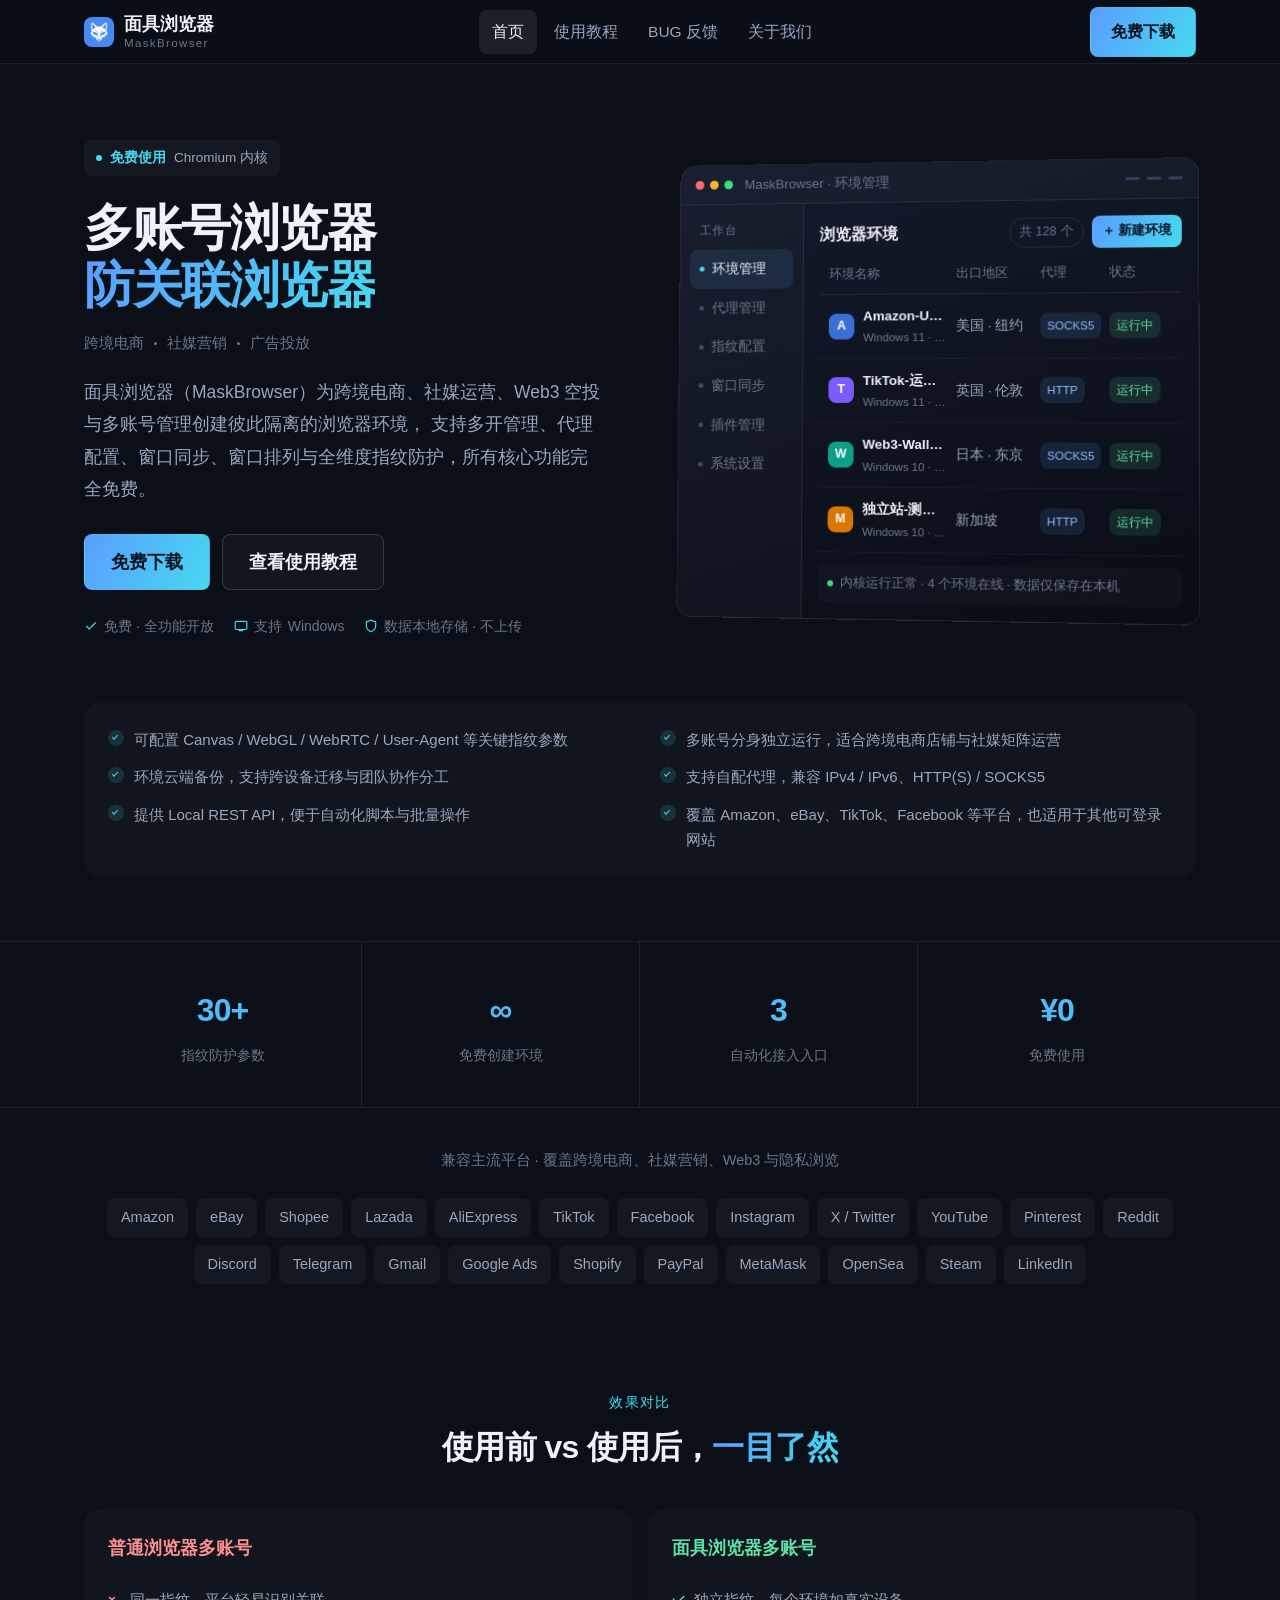
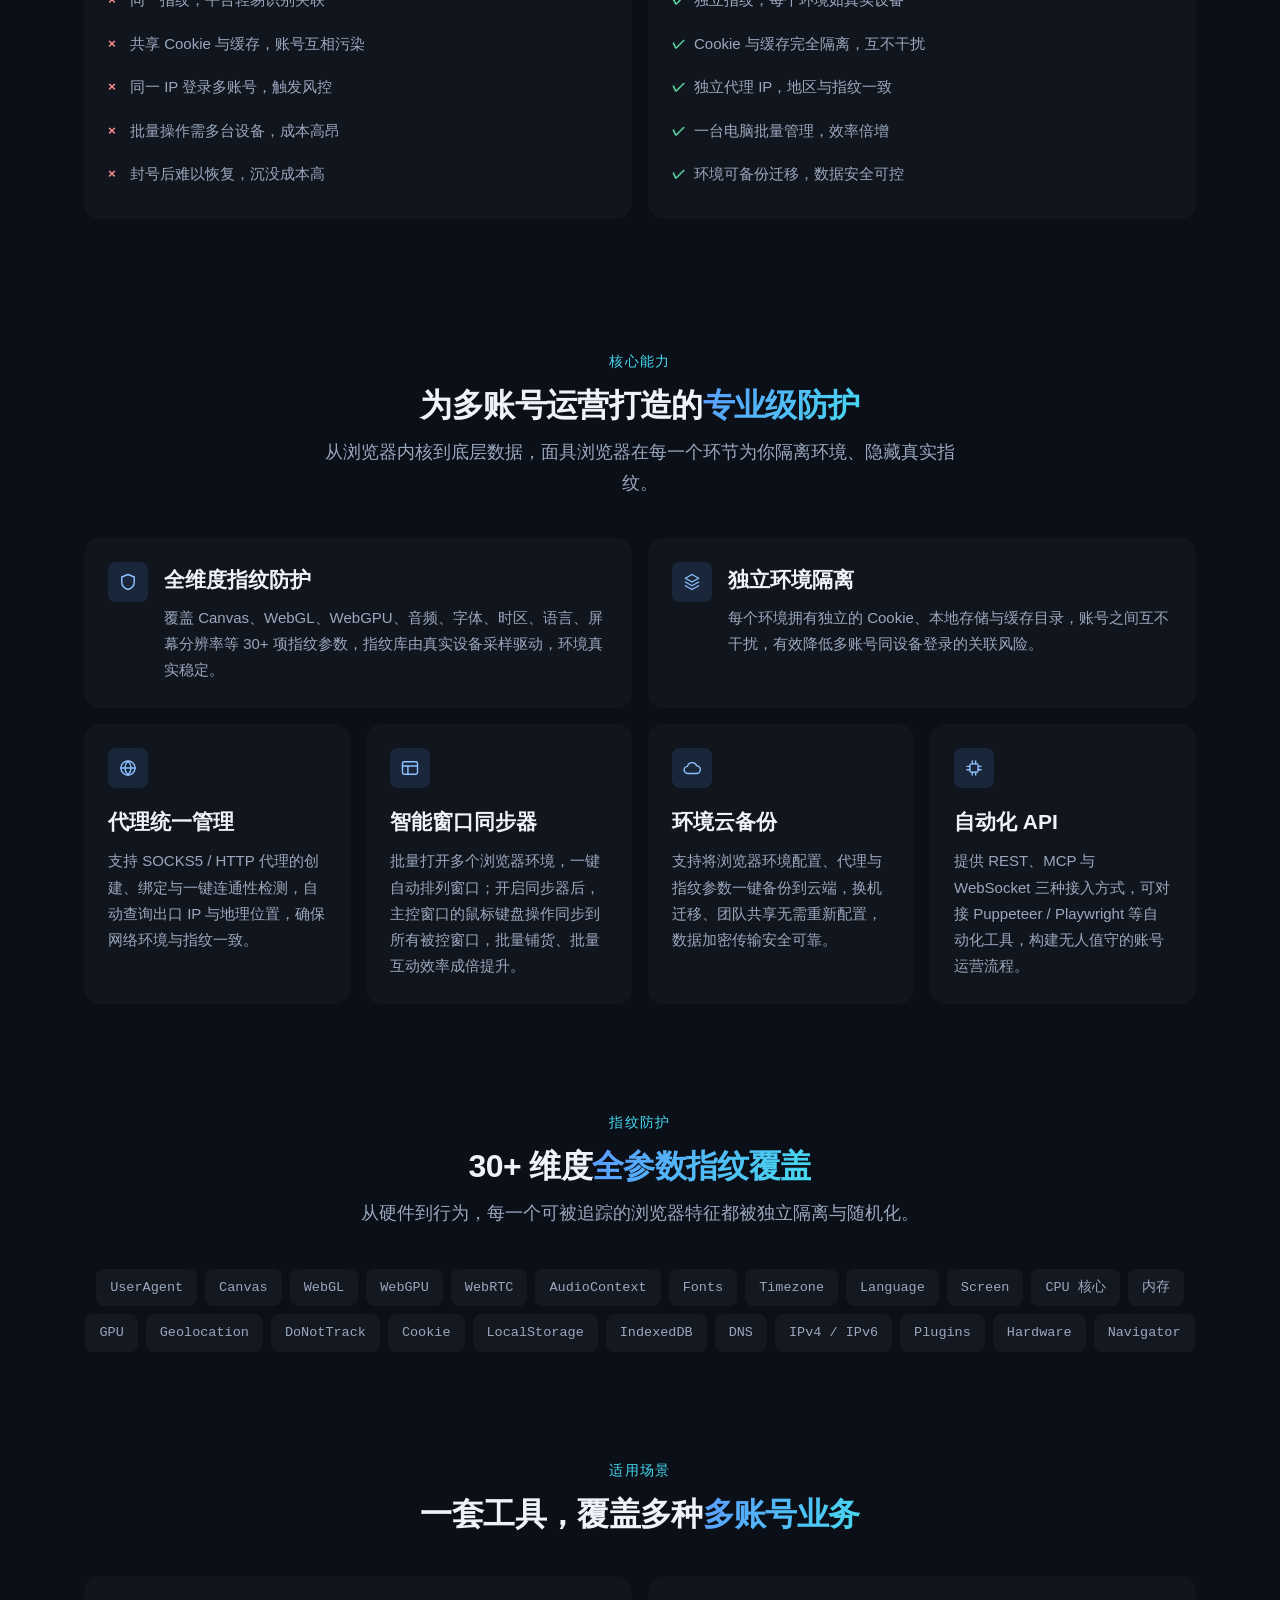
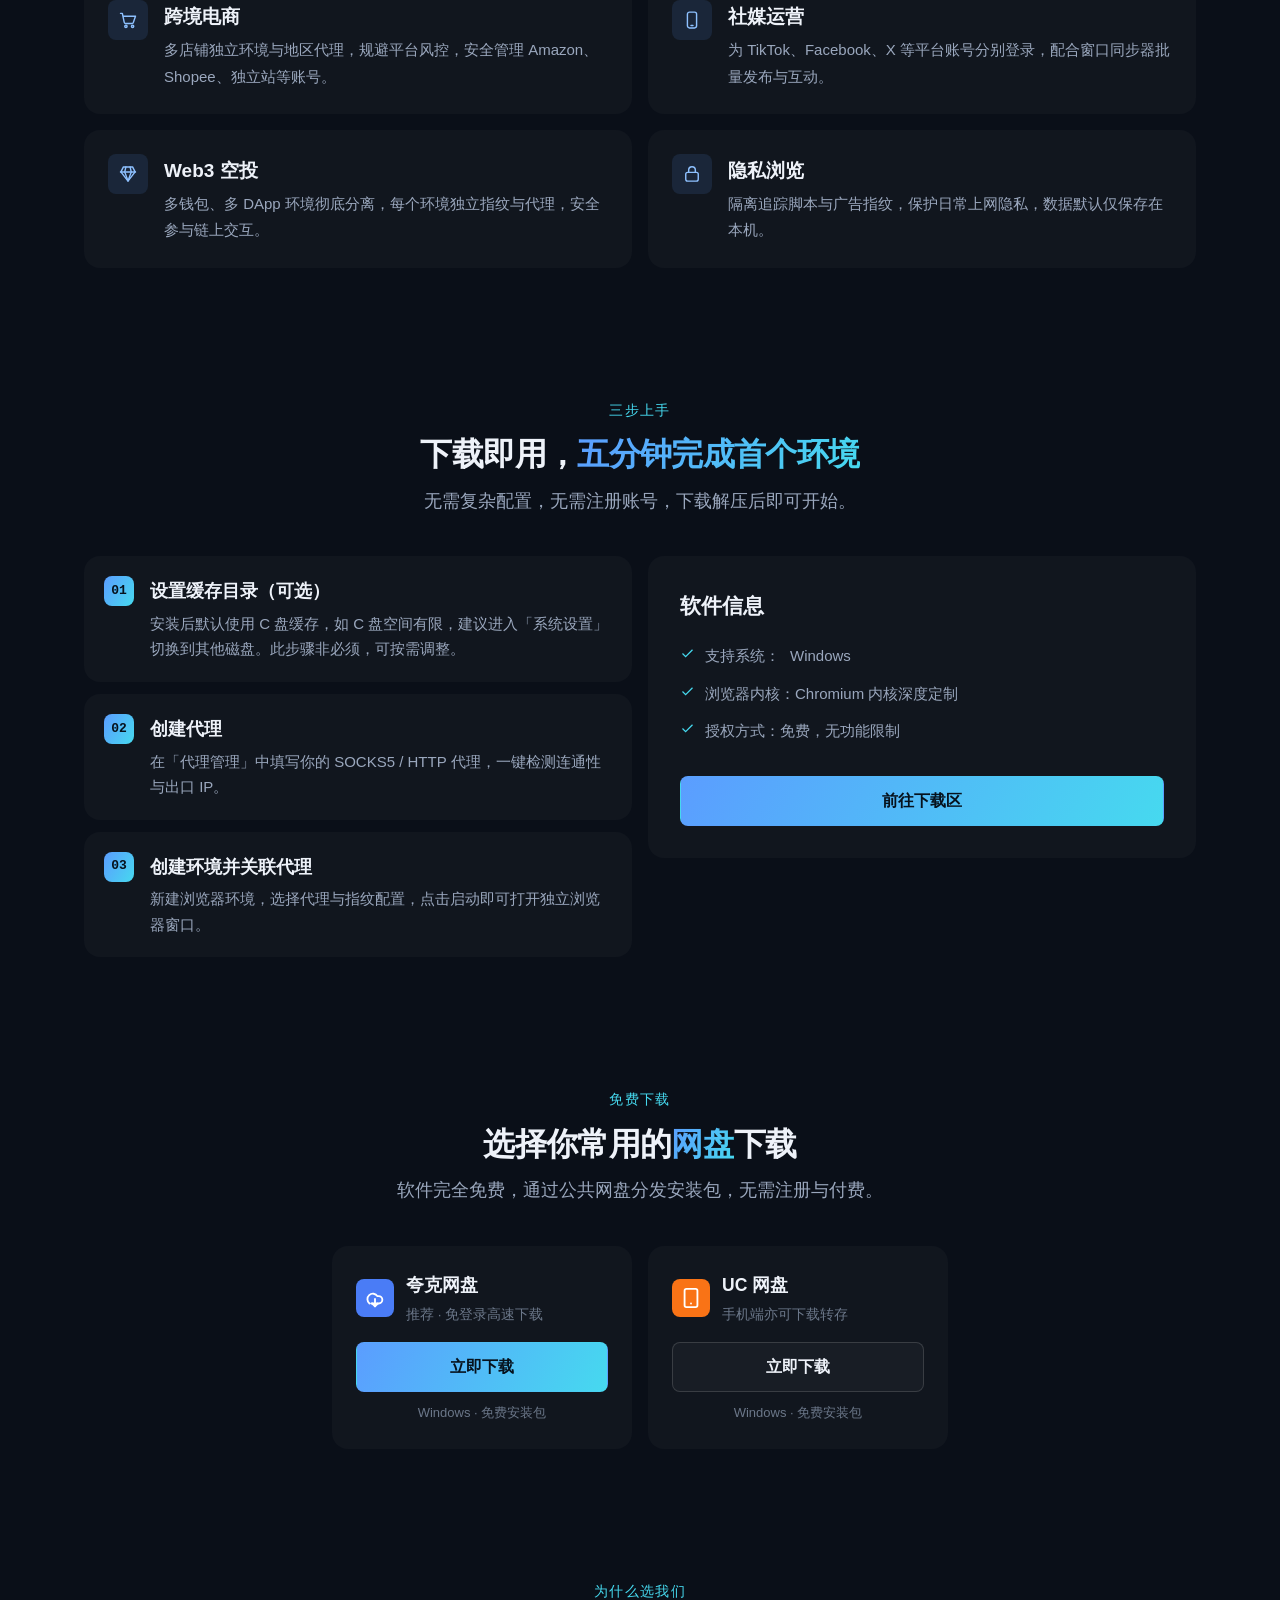
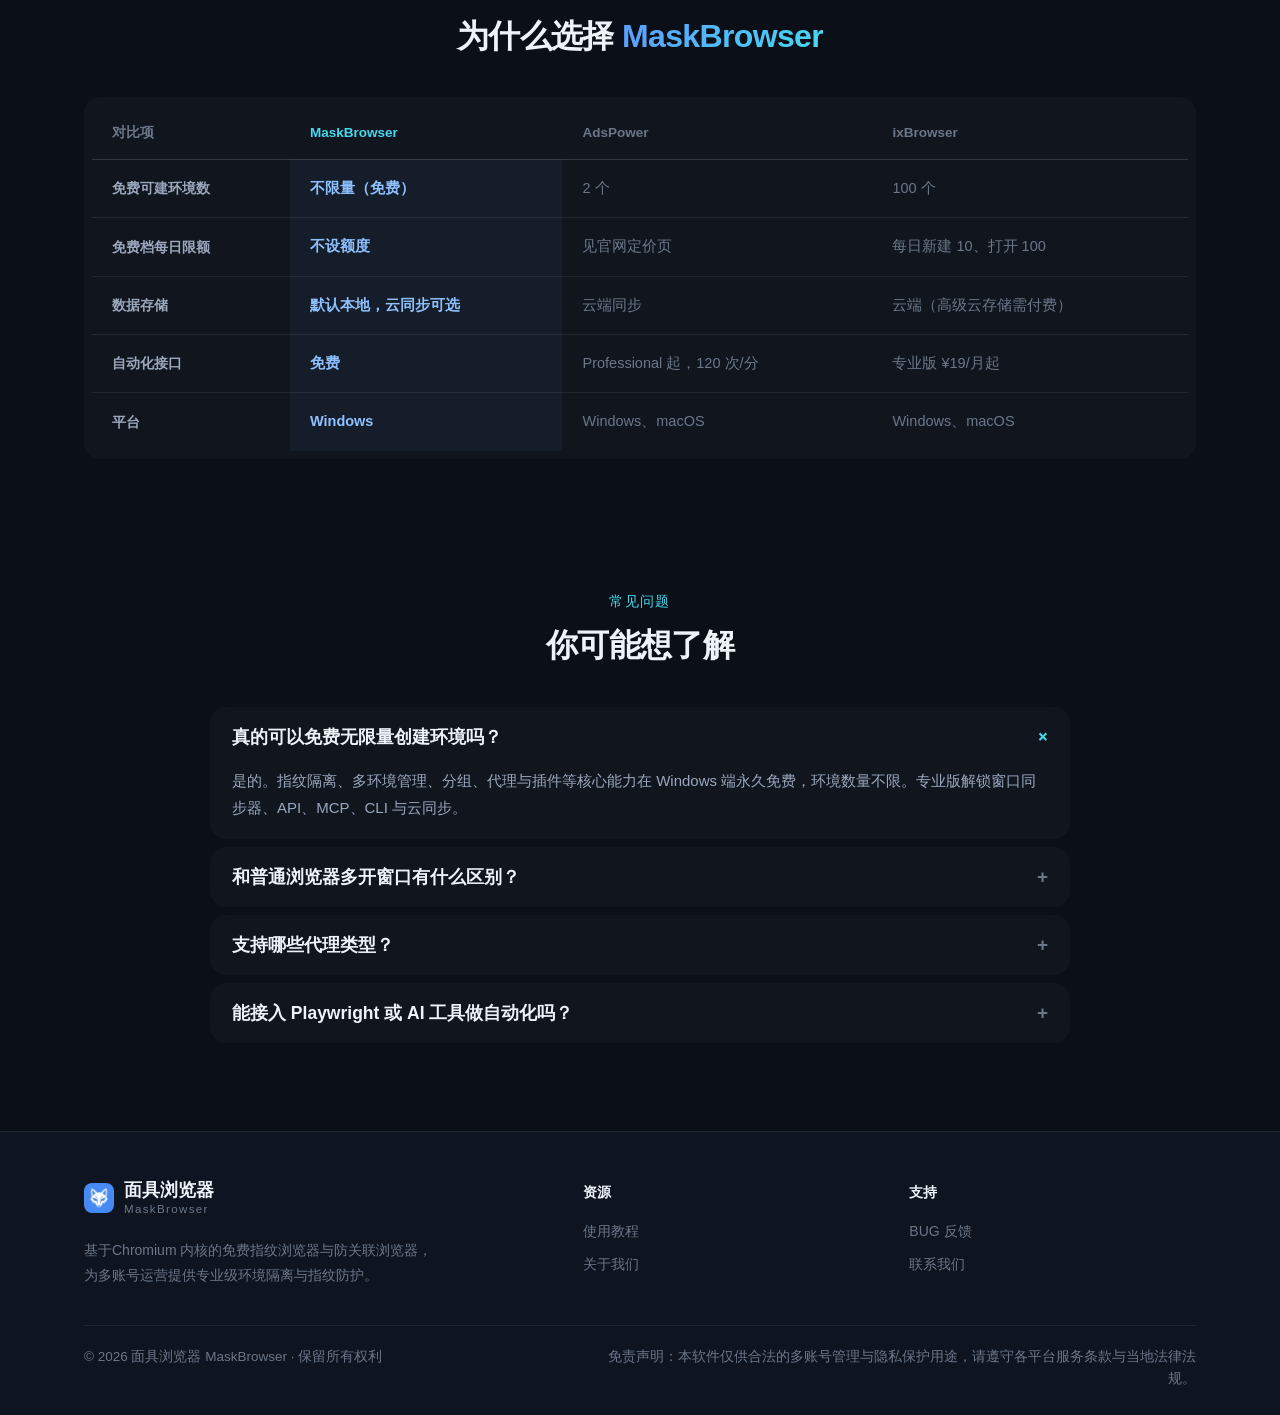
<file: index.html>
<!DOCTYPE html>
<html lang="zh-CN">
<head>
  <meta charset="UTF-8">
  <meta name="viewport" content="width=device-width, initial-scale=1.0">
  <title>面具浏览器 MaskBrowser - 免费指纹浏览器 | 防关联浏览器</title>
  <meta name="description" content="面具浏览器（MaskBrowser）是一款免费的指纹浏览器与防关联浏览器，基于Chromium 内核，支持多开管理、代理管理、窗口同步、窗口排列与全维度指纹防护，适用于跨境电商、Web3 空投、社媒多账号运营与隐私安全浏览。">
  <meta name="keywords" content="指纹浏览器,防关联浏览器,免费指纹浏览器,MaskBrowser,面具浏览器,浏览器多开,跨境电商,Web3空投,反指纹浏览器">
  <meta property="og:title" content="面具浏览器 MaskBrowser - 免费指纹浏览器与防关联浏览器">
  <meta property="og:description" content="基于Chromium 内核，多开管理、代理管理、窗口同步、全维度指纹防护，免费。">
  <meta property="og:type" content="website">
  <link rel="icon" href="assets/img/icon.webp">
  <link rel="stylesheet" href="assets/css/style.css">
</head>
<body>
  <header class="site-header">
    <div class="container nav-inner">
      <a class="brand" href="index.html">
        <img src="assets/img/icon.webp" alt="面具浏览器 Logo">
        <span>面具浏览器<small>MaskBrowser</small></span>
      </a>
      <nav class="nav-links">
        <a class="nav-link" href="index.html">首页</a>
        <a class="nav-link" href="guide.html">使用教程</a>
        <a class="nav-link" href="https://my.feishu.cn/share/base/form/shrcn8gUJeEIw2zV4A7TTPnjTgd" target="_blank" rel="noopener">BUG 反馈</a>
        <a class="nav-link" href="about.html">关于我们</a>
      </nav>
      <div class="nav-actions">
        <a class="btn btn-primary" href="#download-preview">免费下载</a>
        <button class="nav-toggle" aria-label="打开菜单" aria-expanded="false"><span></span></button>
      </div>
    </div>
  </header>

  <main>
    <section class="hero">
      <div class="container hero-grid">
        <div class="hero-copy">
          <div class="hero-badge">
            <span class="pulse-dot"></span>
            <b>免费使用</b> Chromium 内核
          </div>
          <h1 class="hero-title">多账号浏览器 <br><span class="gradient-text">防关联浏览器</span></h1>
          <div class="hero-scenes" aria-label="适用场景">
            <span>跨境电商</span><i></i><span>社媒营销</span><i></i><span>广告投放</span>
          </div>
          <p class="hero-lead">
            面具浏览器（MaskBrowser）为跨境电商、社媒运营、Web3 空投与多账号管理创建彼此隔离的浏览器环境，
            支持多开管理、代理配置、窗口同步、窗口排列与全维度指纹防护，所有核心功能完全免费。
          </p>
          <div class="hero-actions">
            <a class="btn btn-primary btn-lg" href="#download-preview">免费下载</a>
            <a class="btn btn-secondary btn-lg" href="guide.html">查看使用教程</a>
          </div>
          <div class="hero-meta">
            <span>
              <svg viewBox="0 0 24 24" fill="none" stroke="currentColor" stroke-width="2"><path d="M20 6 9 17l-5-5"/></svg>
              免费 · 全功能开放
            </span>
            <span>
              <svg viewBox="0 0 24 24" fill="none" stroke="currentColor" stroke-width="2"><rect x="2" y="4" width="20" height="14" rx="2"/><path d="M8 20h8M12 18v2"/></svg>
              支持 <span data-platform>Windows 10 / 11</span>
            </span>
            <span>
              <svg viewBox="0 0 24 24" fill="none" stroke="currentColor" stroke-width="2"><path d="M12 22s8-4 8-10V5l-8-3-8 3v7c0 6 8 10 8 10z"/></svg>
              数据本地存储 · 不上传
            </span>
          </div>
        </div>

        <div class="app-frame reveal">
          <div class="app-mockup">
            <div class="mock-bar">
              <div class="mock-dots"><i></i><i></i><i></i></div>
              <div class="mock-title">MaskBrowser · 环境管理</div>
              <div class="mock-bar-actions"><span></span><span></span><span></span></div>
            </div>
            <div class="mock-body">
              <aside class="mock-side">
                <div class="mock-side-label">工作台</div>
                <div class="mock-side-item active"><i></i>环境管理</div>
                <div class="mock-side-item"><i></i>代理管理</div>
                <div class="mock-side-item"><i></i>指纹配置</div>
                <div class="mock-side-item"><i></i>窗口同步</div>
                <div class="mock-side-item"><i></i>插件管理</div>
                <div class="mock-side-item"><i></i>系统设置</div>
              </aside>
              <div class="mock-main">
                <div class="mock-toolbar">
                  <h4>浏览器环境</h4>
                  <div class="mock-toolbar-actions">
                    <span class="mock-chip">共 128 个</span>
                    <span class="mock-btn">＋ 新建环境</span>
                  </div>
                </div>
                <div class="mock-head">
                  <span>环境名称</span><span>出口地区</span><span>代理</span><span>状态</span>
                </div>
                <div class="mock-row">
                  <div class="name"><i class="av av-1">A</i><span class="nm"><b>Amazon-US-01</b><small>Windows 11 · Chromium</small></span></div>
                  <div>美国 · 纽约</div>
                  <div><span class="mock-tag proxy">SOCKS5</span></div>
                  <div><span class="mock-tag on">运行中</span></div>
                </div>
                <div class="mock-row">
                  <div class="name"><i class="av av-2">T</i><span class="nm"><b>TikTok-运营-02</b><small>Windows 11 · Chromium</small></span></div>
                  <div>英国 · 伦敦</div>
                  <div><span class="mock-tag proxy">HTTP</span></div>
                  <div><span class="mock-tag on">运行中</span></div>
                </div>
                <div class="mock-row">
                  <div class="name"><i class="av av-3">W</i><span class="nm"><b>Web3-Wallet-03</b><small>Windows 10 · Chromium</small></span></div>
                  <div>日本 · 东京</div>
                  <div><span class="mock-tag proxy">SOCKS5</span></div>
                  <div><span class="mock-tag on">运行中</span></div>
                </div>
                <div class="mock-row">
                  <div class="name"><i class="av av-4">M</i><span class="nm"><b>独立站-测品-04</b><small>Windows 10 · Chromium</small></span></div>
                  <div>新加坡</div>
                  <div><span class="mock-tag proxy">HTTP</span></div>
                  <div><span class="mock-tag on">运行中</span></div>
                </div>
                <div class="mock-statusbar"><i></i>内核运行正常 · 4 个环境在线 · 数据仅保存在本机</div>
              </div>
            </div>
            <div class="mock-glow"></div>
          </div>
        </div>
      </div>

      <div class="container">
        <ul class="hero-features reveal">
          <li>
            <span class="feat-check" aria-hidden="true"></span>
            <span>可配置 Canvas / WebGL / WebRTC / User-Agent 等关键指纹参数</span>
          </li>
          <li>
            <span class="feat-check" aria-hidden="true"></span>
            <span>多账号分身独立运行，适合跨境电商店铺与社媒矩阵运营</span>
          </li>
          <li>
            <span class="feat-check" aria-hidden="true"></span>
            <span>环境云端备份，支持跨设备迁移与团队协作分工</span>
          </li>
          <li>
            <span class="feat-check" aria-hidden="true"></span>
            <span>支持自配代理，兼容 IPv4 / IPv6、HTTP(S) / SOCKS5</span>
          </li>
          <li>
            <span class="feat-check" aria-hidden="true"></span>
            <span>提供 Local REST API，便于自动化脚本与批量操作</span>
          </li>
          <li>
            <span class="feat-check" aria-hidden="true"></span>
            <span>覆盖 Amazon、eBay、TikTok、Facebook 等平台，也适用于其他可登录网站</span>
          </li>
        </ul>
      </div>
    </section>

    <section class="stats-band">
      <div class="container">
        <div class="stats reveal">
          <div class="stat">
            <div class="stat-num">30+</div>
            <div class="stat-label">指纹防护参数</div>
          </div>
          <div class="stat">
            <div class="stat-num">∞</div>
            <div class="stat-label">免费创建环境</div>
          </div>
          <div class="stat">
            <div class="stat-num">3</div>
            <div class="stat-label">自动化接入入口</div>
          </div>
          <div class="stat">
            <div class="stat-num">¥0</div>
            <div class="stat-label">免费使用</div>
          </div>
        </div>
      </div>
    </section>

    <section class="section tight">
      <div class="container">
        <p class="wall-label reveal">兼容主流平台 · 覆盖跨境电商、社媒营销、Web3 与隐私浏览</p>
        <div class="platform-wall reveal">
          <span class="platform-tag">Amazon</span>
          <span class="platform-tag">eBay</span>
          <span class="platform-tag">Shopee</span>
          <span class="platform-tag">Lazada</span>
          <span class="platform-tag">AliExpress</span>
          <span class="platform-tag">TikTok</span>
          <span class="platform-tag">Facebook</span>
          <span class="platform-tag">Instagram</span>
          <span class="platform-tag">X / Twitter</span>
          <span class="platform-tag">YouTube</span>
          <span class="platform-tag">Pinterest</span>
          <span class="platform-tag">Reddit</span>
          <span class="platform-tag">Discord</span>
          <span class="platform-tag">Telegram</span>
          <span class="platform-tag">Gmail</span>
          <span class="platform-tag">Google Ads</span>
          <span class="platform-tag">Shopify</span>
          <span class="platform-tag">PayPal</span>
          <span class="platform-tag">MetaMask</span>
          <span class="platform-tag">OpenSea</span>
          <span class="platform-tag">Steam</span>
          <span class="platform-tag">LinkedIn</span>
        </div>
      </div>
    </section>
    <section class="section" id="compare">
      <div class="container">
        <div class="section-head reveal">
          <div class="eyebrow">效果对比</div>
          <h2 class="section-title">使用前 vs 使用后，<span class="gradient-text">一目了然</span></h2>
        </div>
        <div class="grid grid-2">
          <div class="card reveal compare-card bad">
            <div class="compare-label">普通浏览器多账号</div>
            <ul class="compare-list">
              <li>同一指纹，平台轻易识别关联</li>
              <li>共享 Cookie 与缓存，账号互相污染</li>
              <li>同一 IP 登录多账号，触发风控</li>
              <li>批量操作需多台设备，成本高昂</li>
              <li>封号后难以恢复，沉没成本高</li>
            </ul>
          </div>
          <div class="card reveal compare-card good">
            <div class="compare-label">面具浏览器多账号</div>
            <ul class="compare-list">
              <li>独立指纹，每个环境如真实设备</li>
              <li>Cookie 与缓存完全隔离，互不干扰</li>
              <li>独立代理 IP，地区与指纹一致</li>
              <li>一台电脑批量管理，效率倍增</li>
              <li>环境可备份迁移，数据安全可控</li>
            </ul>
          </div>
        </div>
      </div>
    </section>
    <section class="section" id="features">
      <div class="container">
        <div class="section-head reveal">
          <div class="eyebrow">核心能力</div>
          <h2 class="section-title">为多账号运营打造的<span class="gradient-text">专业级防护</span></h2>
          <p class="section-sub">从浏览器内核到底层数据，面具浏览器在每一个环节为你隔离环境、隐藏真实指纹。</p>
        </div>
        <div class="grid grid-3">
          <article class="card reveal">
            <div class="icon-badge"><svg viewBox="0 0 24 24" fill="none" stroke="currentColor" stroke-width="1.8" stroke-linecap="round" stroke-linejoin="round" aria-hidden="true"><path d="M12 3 4.5 6v6c0 4.5 3.2 7.8 7.5 9 4.3-1.2 7.5-4.5 7.5-9V6L12 3Z"/></svg></div>
            <h3>全维度指纹防护</h3>
            <p>覆盖 Canvas、WebGL、WebGPU、音频、字体、时区、语言、屏幕分辨率等 30+ 项指纹参数，指纹库由真实设备采样驱动，环境真实稳定。</p>
          </article>
          <article class="card reveal">
            <div class="icon-badge"><svg viewBox="0 0 24 24" fill="none" stroke="currentColor" stroke-width="1.8" stroke-linecap="round" stroke-linejoin="round" aria-hidden="true"><path d="m12 3 8 4.5-8 4.5-8-4.5L12 3Z"/><path d="m4 12 8 4.5 8-4.5"/><path d="m4 16.5 8 4.5 8-4.5"/></svg></div>
            <h3>独立环境隔离</h3>
            <p>每个环境拥有独立的 Cookie、本地存储与缓存目录，账号之间互不干扰，有效降低多账号同设备登录的关联风险。</p>
          </article>
          <article class="card reveal">
            <div class="icon-badge"><svg viewBox="0 0 24 24" fill="none" stroke="currentColor" stroke-width="1.8" stroke-linecap="round" stroke-linejoin="round" aria-hidden="true"><circle cx="12" cy="12" r="8.5"/><path d="M3.5 12h17"/><path d="M12 3.5c2.4 2.5 3.7 5.4 3.7 8.5S14.4 18 12 20.5c-2.4-2.5-3.7-5.4-3.7-8.5S9.6 6 12 3.5Z"/></svg></div>
            <h3>代理统一管理</h3>
            <p>支持 SOCKS5 / HTTP 代理的创建、绑定与一键连通性检测，自动查询出口 IP 与地理位置，确保网络环境与指纹一致。</p>
          </article>
          <article class="card reveal">
            <div class="icon-badge"><svg viewBox="0 0 24 24" fill="none" stroke="currentColor" stroke-width="1.8" stroke-linecap="round" stroke-linejoin="round" aria-hidden="true"><rect x="3" y="4.5" width="18" height="15" rx="2"/><path d="M3 9.5h18"/><path d="M9.5 9.5v10"/></svg></div>
            <h3>智能窗口同步器</h3>
            <p>批量打开多个浏览器环境，一键自动排列窗口；开启同步器后，主控窗口的鼠标键盘操作同步到所有被控窗口，批量铺货、批量互动效率成倍提升。</p>
          </article>
          <article class="card reveal">
            <div class="icon-badge"><svg viewBox="0 0 24 24" fill="none" stroke="currentColor" stroke-width="1.8" stroke-linecap="round" stroke-linejoin="round" aria-hidden="true"><path d="M17.2 18.5H7A4.25 4.25 0 0 1 6.6 10 5.75 5.75 0 0 1 17.6 9.3a4.6 4.6 0 0 1-.4 9.2Z"/></svg></div>
            <h3>环境云备份</h3>
            <p>支持将浏览器环境配置、代理与指纹参数一键备份到云端，换机迁移、团队共享无需重新配置，数据加密传输安全可靠。</p>
          </article>
          <article class="card reveal">
            <div class="icon-badge"><svg viewBox="0 0 24 24" fill="none" stroke="currentColor" stroke-width="1.8" stroke-linecap="round" stroke-linejoin="round" aria-hidden="true"><rect x="7" y="7" width="10" height="10" rx="2"/><path d="M10 3.5v3.5M14 3.5v3.5M10 17v3.5M14 17v3.5M3.5 10H7M3.5 14H7M17 10h3.5M17 14h3.5"/></svg></div>
            <h3>自动化 API</h3>
            <p>提供 REST、MCP 与 WebSocket 三种接入方式，可对接 Puppeteer / Playwright 等自动化工具，构建无人值守的账号运营流程。</p>
          </article>
        </div>
      </div>
    </section>


    <section class="section tight" id="fingerprint">
      <div class="container">
        <div class="section-head reveal">
          <div class="eyebrow">指纹防护</div>
          <h2 class="section-title">30+ 维度<span class="gradient-text">全参数指纹覆盖</span></h2>
          <p class="section-sub">从硬件到行为，每一个可被追踪的浏览器特征都被独立隔离与随机化。</p>
        </div>
        <div class="fp-cloud reveal">
          <span class="fp-tag">UserAgent</span>
          <span class="fp-tag">Canvas</span>
          <span class="fp-tag">WebGL</span>
          <span class="fp-tag">WebGPU</span>
          <span class="fp-tag">WebRTC</span>
          <span class="fp-tag">AudioContext</span>
          <span class="fp-tag">Fonts</span>
          <span class="fp-tag">Timezone</span>
          <span class="fp-tag">Language</span>
          <span class="fp-tag">Screen</span>
          <span class="fp-tag">CPU 核心</span>
          <span class="fp-tag">内存</span>
          <span class="fp-tag">GPU</span>
          <span class="fp-tag">Geolocation</span>
          <span class="fp-tag">DoNotTrack</span>
          <span class="fp-tag">Cookie</span>
          <span class="fp-tag">LocalStorage</span>
          <span class="fp-tag">IndexedDB</span>
          <span class="fp-tag">DNS</span>
          <span class="fp-tag">IPv4 / IPv6</span>
          <span class="fp-tag">Plugins</span>
          <span class="fp-tag">Hardware</span>
          <span class="fp-tag">Navigator</span>
        </div>
      </div>
    </section>

    <section class="section" id="scenes">
      <div class="container">
        <div class="section-head reveal">
          <div class="eyebrow">适用场景</div>
          <h2 class="section-title">一套工具，覆盖多种<span class="gradient-text">多账号业务</span></h2>
        </div>
        <div class="grid grid-4">
          <div class="card scene reveal">
            <div class="icon-badge"><svg viewBox="0 0 24 24" fill="none" stroke="currentColor" stroke-width="1.8" stroke-linecap="round" stroke-linejoin="round" aria-hidden="true"><circle cx="9.5" cy="19.5" r="1.4"/><circle cx="17.5" cy="19.5" r="1.4"/><path d="M3 4h2.2l2.3 10.8a1.8 1.8 0 0 0 1.8 1.4h7.4a1.8 1.8 0 0 0 1.8-1.4L21 7.5H6.2"/></svg></div>
            <h3>跨境电商</h3>
            <p>多店铺独立环境与地区代理，规避平台风控，安全管理 Amazon、Shopee、独立站等账号。</p>
          </div>
          <div class="card scene reveal">
            <div class="icon-badge"><svg viewBox="0 0 24 24" fill="none" stroke="currentColor" stroke-width="1.8" stroke-linecap="round" stroke-linejoin="round" aria-hidden="true"><rect x="6.5" y="2.5" width="11" height="19" rx="2.5"/><path d="M10.8 18.5h2.4"/></svg></div>
            <h3>社媒运营</h3>
            <p>为 TikTok、Facebook、X 等平台账号分别登录，配合窗口同步器批量发布与互动。</p>
          </div>
          <div class="card scene reveal">
            <div class="icon-badge"><svg viewBox="0 0 24 24" fill="none" stroke="currentColor" stroke-width="1.8" stroke-linecap="round" stroke-linejoin="round" aria-hidden="true"><path d="M6.5 3.5h11l3 6-8.5 11-8.5-11 3-6Z"/><path d="M3 9.5h18"/><path d="m9.5 3.5-1.4 6 3.9 11 3.9-11-1.4-6"/></svg></div>
            <h3>Web3 空投</h3>
            <p>多钱包、多 DApp 环境彻底分离，每个环境独立指纹与代理，安全参与链上交互。</p>
          </div>
          <div class="card scene reveal">
            <div class="icon-badge"><svg viewBox="0 0 24 24" fill="none" stroke="currentColor" stroke-width="1.8" stroke-linecap="round" stroke-linejoin="round" aria-hidden="true"><rect x="4.5" y="10" width="15" height="10.5" rx="2.2"/><path d="M8 10V7.2a4 4 0 0 1 8 0V10"/></svg></div>
            <h3>隐私浏览</h3>
            <p>隔离追踪脚本与广告指纹，保护日常上网隐私，数据默认仅保存在本机。</p>
          </div>
        </div>
      </div>
    </section>

    <section class="section" id="start">
      <div class="container">
        <div class="section-head reveal">
          <div class="eyebrow">三步上手</div>
          <h2 class="section-title">下载即用，<span class="gradient-text">五分钟完成首个环境</span></h2>
          <p class="section-sub">无需复杂配置，无需注册账号，下载解压后即可开始。</p>
        </div>
        <div class="grid grid-2" style="align-items:start">
          <div class="steps reveal">
            <div class="step">
              <div class="step-no"></div>
              <div>
                <h3>设置缓存目录（可选）</h3>
                <p>安装后默认使用 C 盘缓存，如 C 盘空间有限，建议进入「系统设置」切换到其他磁盘。此步骤非必须，可按需调整。</p>
              </div>
            </div>
            <div class="step">
              <div class="step-no"></div>
              <div>
                <h3>创建代理</h3>
                <p>在「代理管理」中填写你的 SOCKS5 / HTTP 代理，一键检测连通性与出口 IP。</p>
              </div>
            </div>
            <div class="step">
              <div class="step-no"></div>
              <div>
                <h3>创建环境并关联代理</h3>
                <p>新建浏览器环境，选择代理与指纹配置，点击启动即可打开独立浏览器窗口。</p>
              </div>
            </div>
          </div>
          <div class="card reveal" style="padding:32px">
            <h3 style="margin-bottom:18px">软件信息</h3>
            <ul class="feature-list" style="margin-top:0">
              <li>
                <svg viewBox="0 0 24 24" fill="none" stroke="currentColor" stroke-width="2"><path d="M20 6 9 17l-5-5"/></svg>
                支持系统：<span data-platform>Windows 10 / 11（64 位）</span>
              </li>
              <li>
                <svg viewBox="0 0 24 24" fill="none" stroke="currentColor" stroke-width="2"><path d="M20 6 9 17l-5-5"/></svg>
                浏览器内核：Chromium 内核深度定制
              </li>
              <li>
                <svg viewBox="0 0 24 24" fill="none" stroke="currentColor" stroke-width="2"><path d="M20 6 9 17l-5-5"/></svg>
                授权方式：免费，无功能限制
              </li>
          
            </ul>
            <a class="btn btn-primary btn-block mt-32" href="#download-preview">前往下载区</a>
          </div>
        </div>
      </div>
    </section>

    <section class="section" id="download-preview">
      <div class="container">
        <div class="section-head reveal">
          <div class="eyebrow">免费下载</div>
          <h2 class="section-title">选择你常用的<span class="gradient-text">网盘</span>下载</h2>
          <p class="section-sub">软件完全免费，通过公共网盘分发安装包，无需注册与付费。</p>
        </div>
        <div class="download-grid">
          <div class="dl-card reveal">
            <div class="dl-head">
              <div class="dl-logo quark"><svg viewBox="0 0 24 24" fill="none" stroke="currentColor" stroke-width="2" stroke-linecap="round" stroke-linejoin="round" width="22" height="22"><path d="M8 18h8a4 4 0 0 0 0-8h-1.26A6 6 0 1 0 6 18"/><path d="M12 13v8"/><path d="m9 18 3 3 3-3"/></svg></div>
              <div>
                <h3>夸克网盘</h3>
                <p>推荐 · 免登录高速下载</p>
              </div>
            </div>
            <a class="btn btn-primary btn-block" data-dl="quark" href="#">立即下载</a>
            <p class="dl-note">Windows  · 免费安装包</p>
          </div>
          <div class="dl-card reveal">
            <div class="dl-head">
              <div class="dl-logo xunlei"><svg viewBox="0 0 24 24" fill="currentColor" width="22" height="22"><path d="M13 2L3 14h9l-1 8 10-12h-9l1-8z"/></svg></div>
              <div>
                <h3>迅雷网盘</h3>
                <p>支持迅雷加速下载</p>
              </div>
            </div>
            <a class="btn btn-secondary btn-block" data-dl="xunlei" href="#">立即下载</a>
            <p class="dl-note">Windows  · 免费安装包</p>
          </div>
          <div class="dl-card reveal">
            <div class="dl-head">
              <div class="dl-logo uc"><svg viewBox="0 0 24 24" fill="none" stroke="currentColor" stroke-width="2" stroke-linecap="round" stroke-linejoin="round" width="22" height="22"><rect x="5" y="2" width="14" height="20" rx="2"/><path d="M12 18h.01"/></svg></div>
              <div>
                <h3>UC 网盘</h3>
                <p>手机端亦可下载转存</p>
              </div>
            </div>
            <a class="btn btn-secondary btn-block" data-dl="uc" href="#">立即下载</a>
            <p class="dl-note">Windows · 免费安装包</p>
          </div>
        </div>
      </div>
    </section>

    <section class="section" id="compare-competitors">
      <div class="container">
        <div class="section-head reveal">
          <div class="eyebrow">为什么选我们</div>
          <h2 class="section-title">为什么选择 <span class="gradient-text">MaskBrowser</span></h2>
        </div>
        <div class="cmp-table-wrap reveal">
          <table class="cmp-table">
            <thead>
              <tr>
                <th>对比项</th>
                <th class="cmp-us">MaskBrowser</th>
                <th>AdsPower</th>
                <th>ixBrowser</th>
              </tr>
            </thead>
            <tbody>
              <tr>
                <th scope="row">免费可建环境数</th>
                <td class="cmp-us"><b>不限量（免费）</b></td>
                <td>2 个</td>
                <td>100 个</td>
              </tr>
              <tr>
                <th scope="row">免费档每日限额</th>
                <td class="cmp-us"><b>不设额度</b></td>
                <td>见官网定价页</td>
                <td>每日新建 10、打开 100</td>
              </tr>
              <tr>
                <th scope="row">数据存储</th>
                <td class="cmp-us"><b>默认本地，云同步可选</b></td>
                <td>云端同步</td>
                <td>云端（高级云存储需付费）</td>
              </tr>
              <tr>
                <th scope="row">自动化接口</th>
                <td class="cmp-us"><b>免费</b></td>
                <td>Professional 起，120 次/分</td>
                <td>专业版 ¥19/月起</td>
              </tr>
              <tr>
                <th scope="row">平台</th>
                <td class="cmp-us"><b>Windows</b></td>
                <td>Windows、macOS</td>
                <td>Windows、macOS</td>
              </tr>
            </tbody>
          </table>
        </div>
      </div>
    </section>

    <section class="section" id="faq-preview">
      <div class="container">
        <div class="section-head reveal">
          <div class="eyebrow">常见问题</div>
          <h2 class="section-title">你可能想了解</h2>
        </div>
        <div class="faq-list reveal">
          <div class="faq-item open">
            <button class="faq-q">真的可以免费无限量创建环境吗？<i>+</i></button>
            <div class="faq-a"><div><p>是的。指纹隔离、多环境管理、分组、代理与插件等核心能力在 Windows 端永久免费，环境数量不限。专业版解锁窗口同步器、API、MCP、CLI 与云同步。</p></div></div>
          </div>
          <div class="faq-item">
            <button class="faq-q">和普通浏览器多开窗口有什么区别？<i>+</i></button>
            <div class="faq-a"><div><p>普通多开共享同一套指纹、Cookie 与存储，平台很容易将账号判定为关联。面具浏览器为每个环境生成独立的 30+ 项指纹参数与隔离存储。</p></div></div>
          </div>
          <div class="faq-item">
            <button class="faq-q">支持哪些代理类型？<i>+</i></button>
            <div class="faq-a"><div><p>支持 HTTP / SOCKS5 代理，每个环境可独立绑定并支持 IP 归属地检测。</p></div></div>
          </div>
          <div class="faq-item">
            <button class="faq-q">能接入 Playwright 或 AI 工具做自动化吗？<i>+</i></button>
            <div class="faq-a"><div><p>可以。专业版提供 REST API 与 MCP（Streamable HTTP）端点，支持 Playwright 连接 CDP，可接入 Cursor 等 AI 工具与 CI/CD 流水线。</p></div></div>
          </div>
        </div>
      </div>
    </section>

  </main>

  <footer class="site-footer">
    <div class="container">
      <div class="footer-grid">
        <div class="footer-brand">
          <a class="brand" href="index.html">
            <img src="assets/img/icon.webp" alt="面具浏览器 Logo">
            <span>面具浏览器<small>MaskBrowser</small></span>
          </a>
          <p>基于Chromium 内核的免费指纹浏览器与防关联浏览器，为多账号运营提供专业级环境隔离与指纹防护。</p>
        </div>
        <div class="footer-col">
          <h4>资源</h4>
          <a href="guide.html">使用教程</a>
          <a href="about.html">关于我们</a>
        </div>
        <div class="footer-col">
          <h4>支持</h4>
          <a href="https://my.feishu.cn/share/base/form/shrcn8gUJeEIw2zV4A7TTPnjTgd" target="_blank" rel="noopener">BUG 反馈</a>
          <a href="about.html#contact">联系我们</a>
        </div>
      </div>
      <div class="footer-bottom">
        <p>© 2026 面具浏览器 MaskBrowser · 保留所有权利</p>
        <p class="disclaimer">免责声明：本软件仅供合法的多账号管理与隐私保护用途，请遵守各平台服务条款与当地法律法规。</p>
      </div>
    </div>
  </footer>

  <a class="to-top" aria-label="返回顶部" href="#">
    <svg width="20" height="20" viewBox="0 0 24 24" fill="none" stroke="currentColor" stroke-width="2"><path d="m18 15-6-6-6 6"/></svg>
  </a>

  <script src="assets/js/site-config.js"></script>
  <script src="assets/js/main.js"></script>
</body>
</html>
</file>
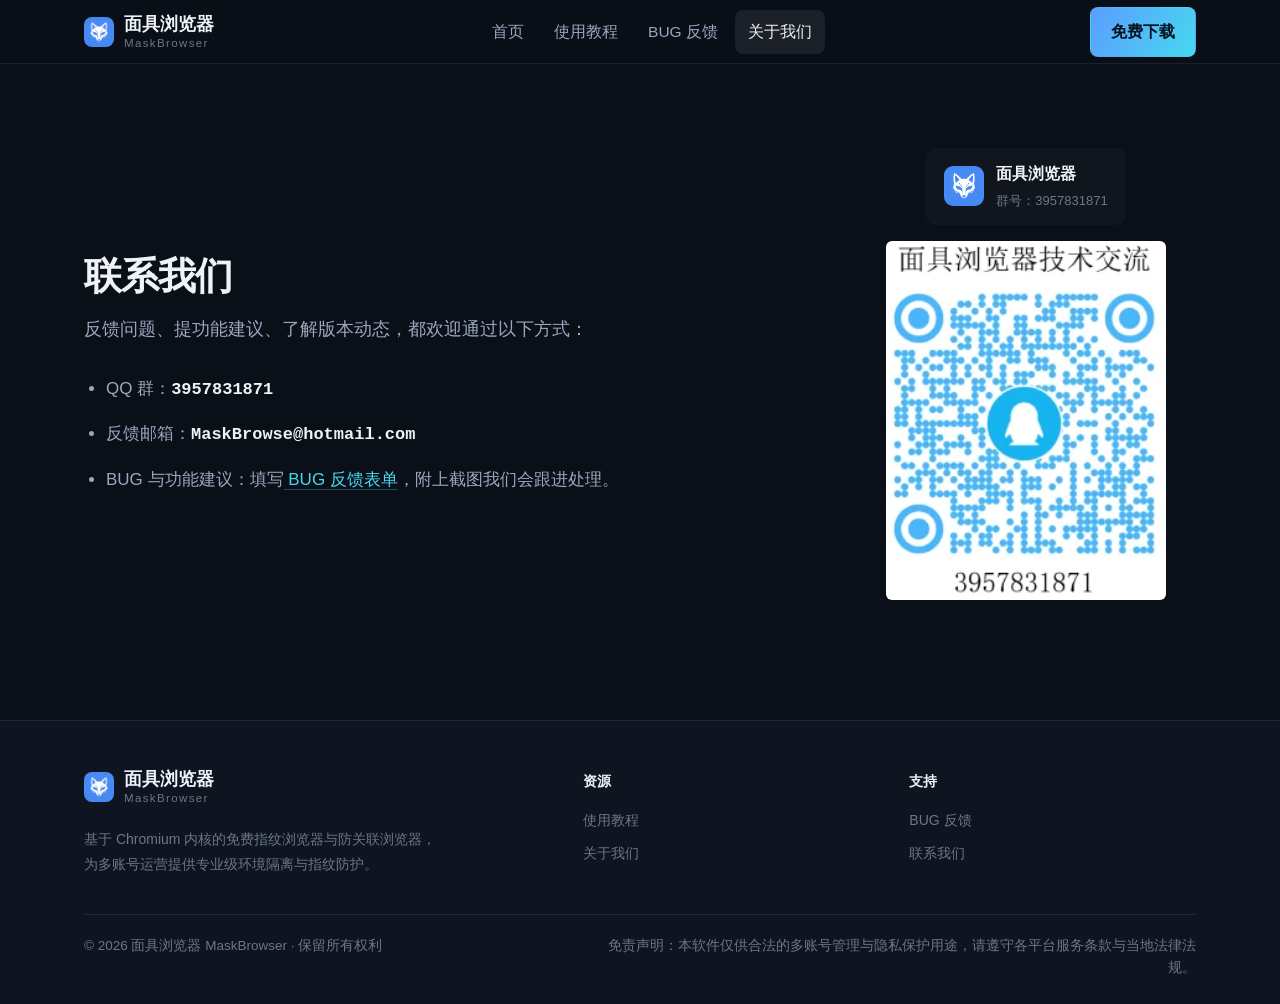
<file: about.html>
<!DOCTYPE html>
<html lang="zh-CN">
<head>
  <meta charset="UTF-8">
  <meta name="viewport" content="width=device-width, initial-scale=1.0">
  <title>关于我们 - 面具浏览器 MaskBrowser 免费指纹浏览器</title>
  <meta name="description" content="联系面具浏览器：QQ 交流群、BUG 反馈表单与反馈邮箱。">
  <meta name="keywords" content="面具浏览器,关于我们,MaskBrowser,联系方式,QQ交流群">
  <link rel="icon" href="assets/img/icon.webp">
  <link rel="stylesheet" href="assets/css/style.css">
</head>
<body>
  <header class="site-header">
    <div class="container nav-inner">
      <a class="brand" href="index.html">
        <img src="assets/img/icon.webp" alt="面具浏览器 Logo">
        <span>面具浏览器<small>MaskBrowser</small></span>
      </a>
      <nav class="nav-links">
        <a class="nav-link" href="index.html">首页</a>
        <a class="nav-link" href="guide.html">使用教程</a>
        <a class="nav-link" href="https://my.feishu.cn/share/base/form/shrcn8gUJeEIw2zV4A7TTPnjTgd" target="_blank" rel="noopener">BUG 反馈</a>
        <a class="nav-link" href="about.html">关于我们</a>
      </nav>
      <div class="nav-actions">
        <a class="btn btn-primary" href="index.html#download-preview">免费下载</a>
        <button class="nav-toggle" aria-label="打开菜单" aria-expanded="false"><span></span></button>
      </div>
    </div>
  </header>

  <main class="about-page-main">
    <div class="container">
      <div class="about-split">
        <div class="about-left">
          <h1 class="about-page-title">联系我们</h1>
          <p class="about-page-sub">反馈问题、提功能建议、了解版本动态，都欢迎通过以下方式：</p>
          <ul class="about-list">
            <li>QQ 群：<b class="about-qq" data-qq>3957831871</b></li>
            <li>反馈邮箱：<b class="about-mail">MaskBrowse@hotmail.com</b></li>
            <li>BUG 与功能建议：填写<a class="link" href="https://my.feishu.cn/share/base/form/shrcn8gUJeEIw2zV4A7TTPnjTgd" target="_blank" rel="noopener"> BUG 反馈表单</a>，附上截图我们会跟进处理。</li>
          </ul>
        </div>

        <div class="about-qr">
          <div class="about-qr-head">
            <img class="about-qr-avatar" src="assets/img/icon.webp" alt="面具浏览器头像">
            <div>
              <b>面具浏览器</b>
              <small>群号：3957831871</small>
            </div>
          </div>
          <img class="about-qr-img" src="assets/img/qq-group.webp" alt="面具浏览器 QQ 交流群二维码，扫码加入">
        </div>
      </div>
    </div>
  </main>

  <footer class="site-footer">
    <div class="container">
      <div class="footer-grid">
        <div class="footer-brand">
          <a class="brand" href="index.html">
            <img src="assets/img/icon.webp" alt="面具浏览器 Logo">
            <span>面具浏览器<small>MaskBrowser</small></span>
          </a>
          <p>基于 Chromium 内核的免费指纹浏览器与防关联浏览器，为多账号运营提供专业级环境隔离与指纹防护。</p>
        </div>
        <div class="footer-col">
          <h4>资源</h4>
          <a href="guide.html">使用教程</a>
          <a href="about.html">关于我们</a>
        </div>
        <div class="footer-col">
          <h4>支持</h4>
          <a href="https://my.feishu.cn/share/base/form/shrcn8gUJeEIw2zV4A7TTPnjTgd" target="_blank" rel="noopener">BUG 反馈</a>
          <a href="about.html#contact">联系我们</a>
        </div>
      </div>
      <div class="footer-bottom">
        <p>© 2026 面具浏览器 MaskBrowser · 保留所有权利</p>
        <p class="disclaimer">免责声明：本软件仅供合法的多账号管理与隐私保护用途，请遵守各平台服务条款与当地法律法规。</p>
      </div>
    </div>
  </footer>

  <a class="to-top" aria-label="返回顶部" href="#">
    <svg width="20" height="20" viewBox="0 0 24 24" fill="none" stroke="currentColor" stroke-width="2"><path d="m18 15-6-6-6 6"/></svg>
  </a>

  <script src="assets/js/site-config.js"></script>
  <script src="assets/js/main.js"></script>
</body>
</html>
</file>
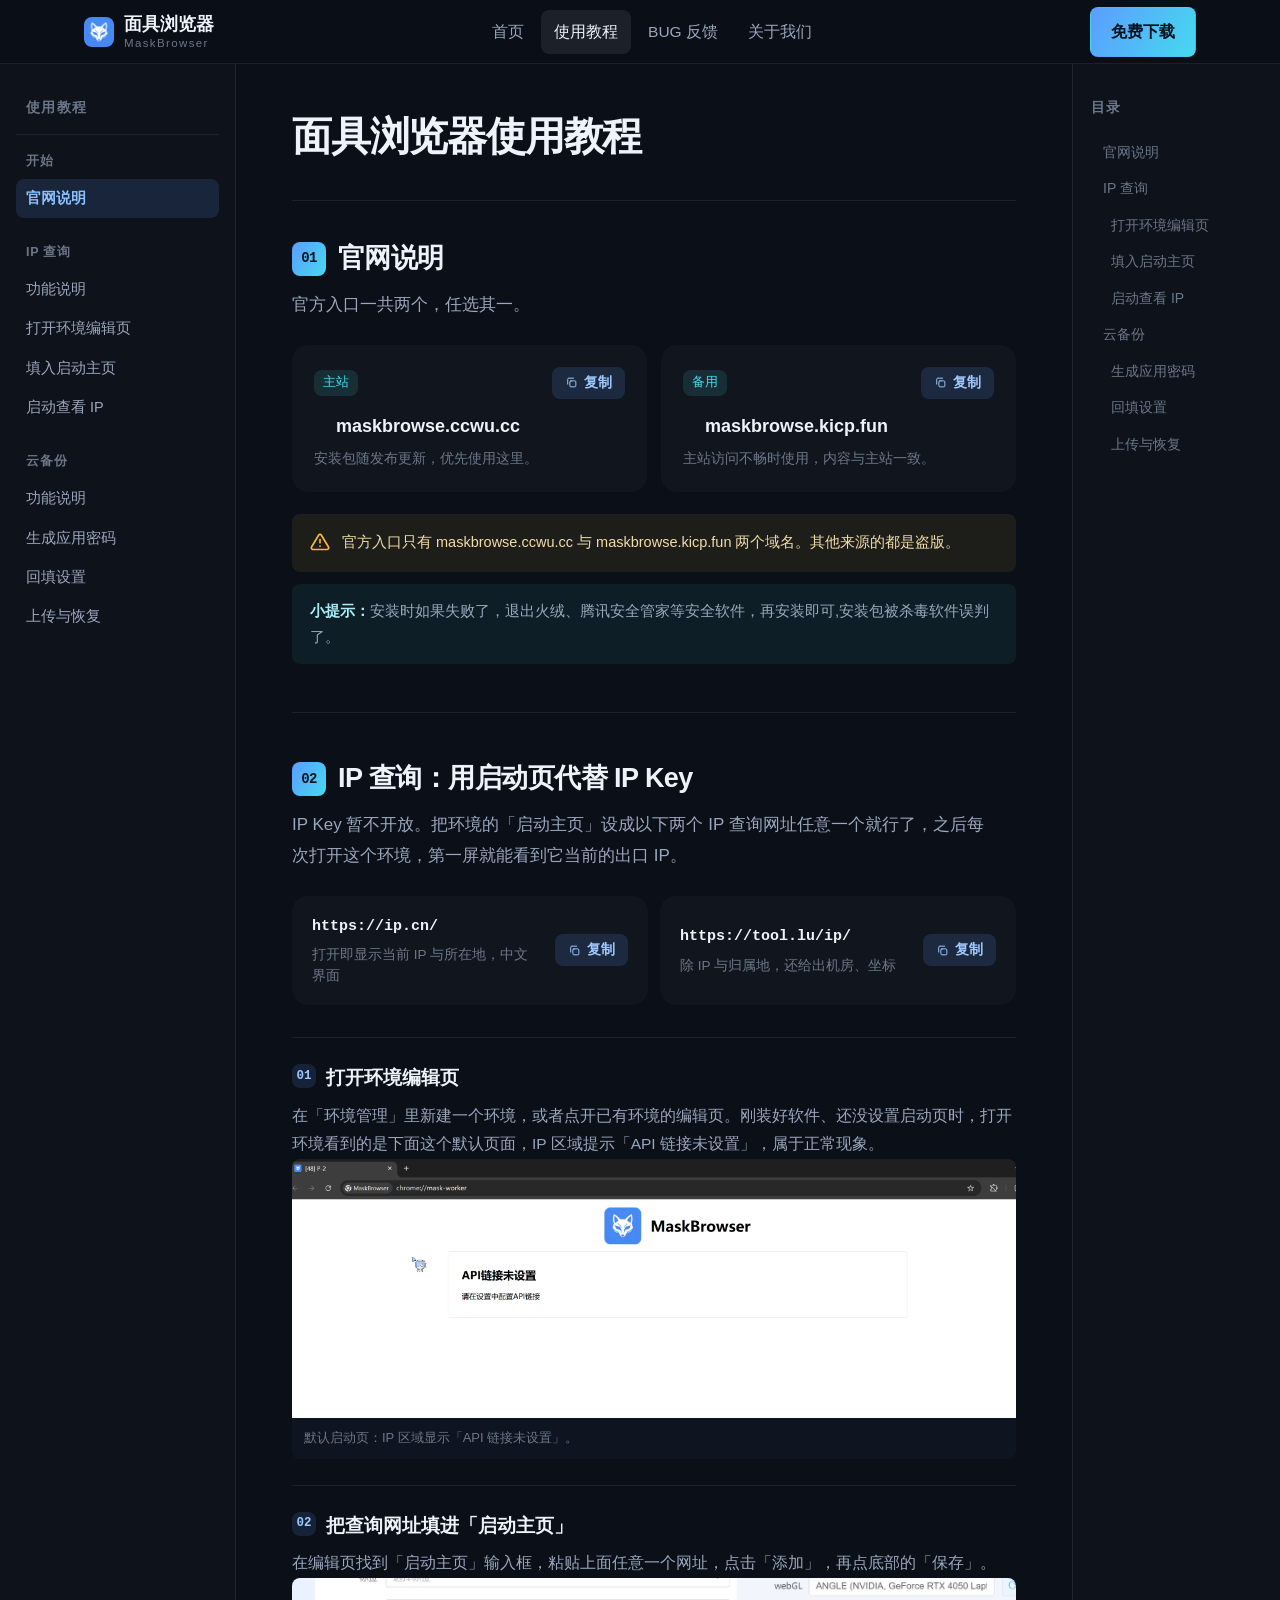
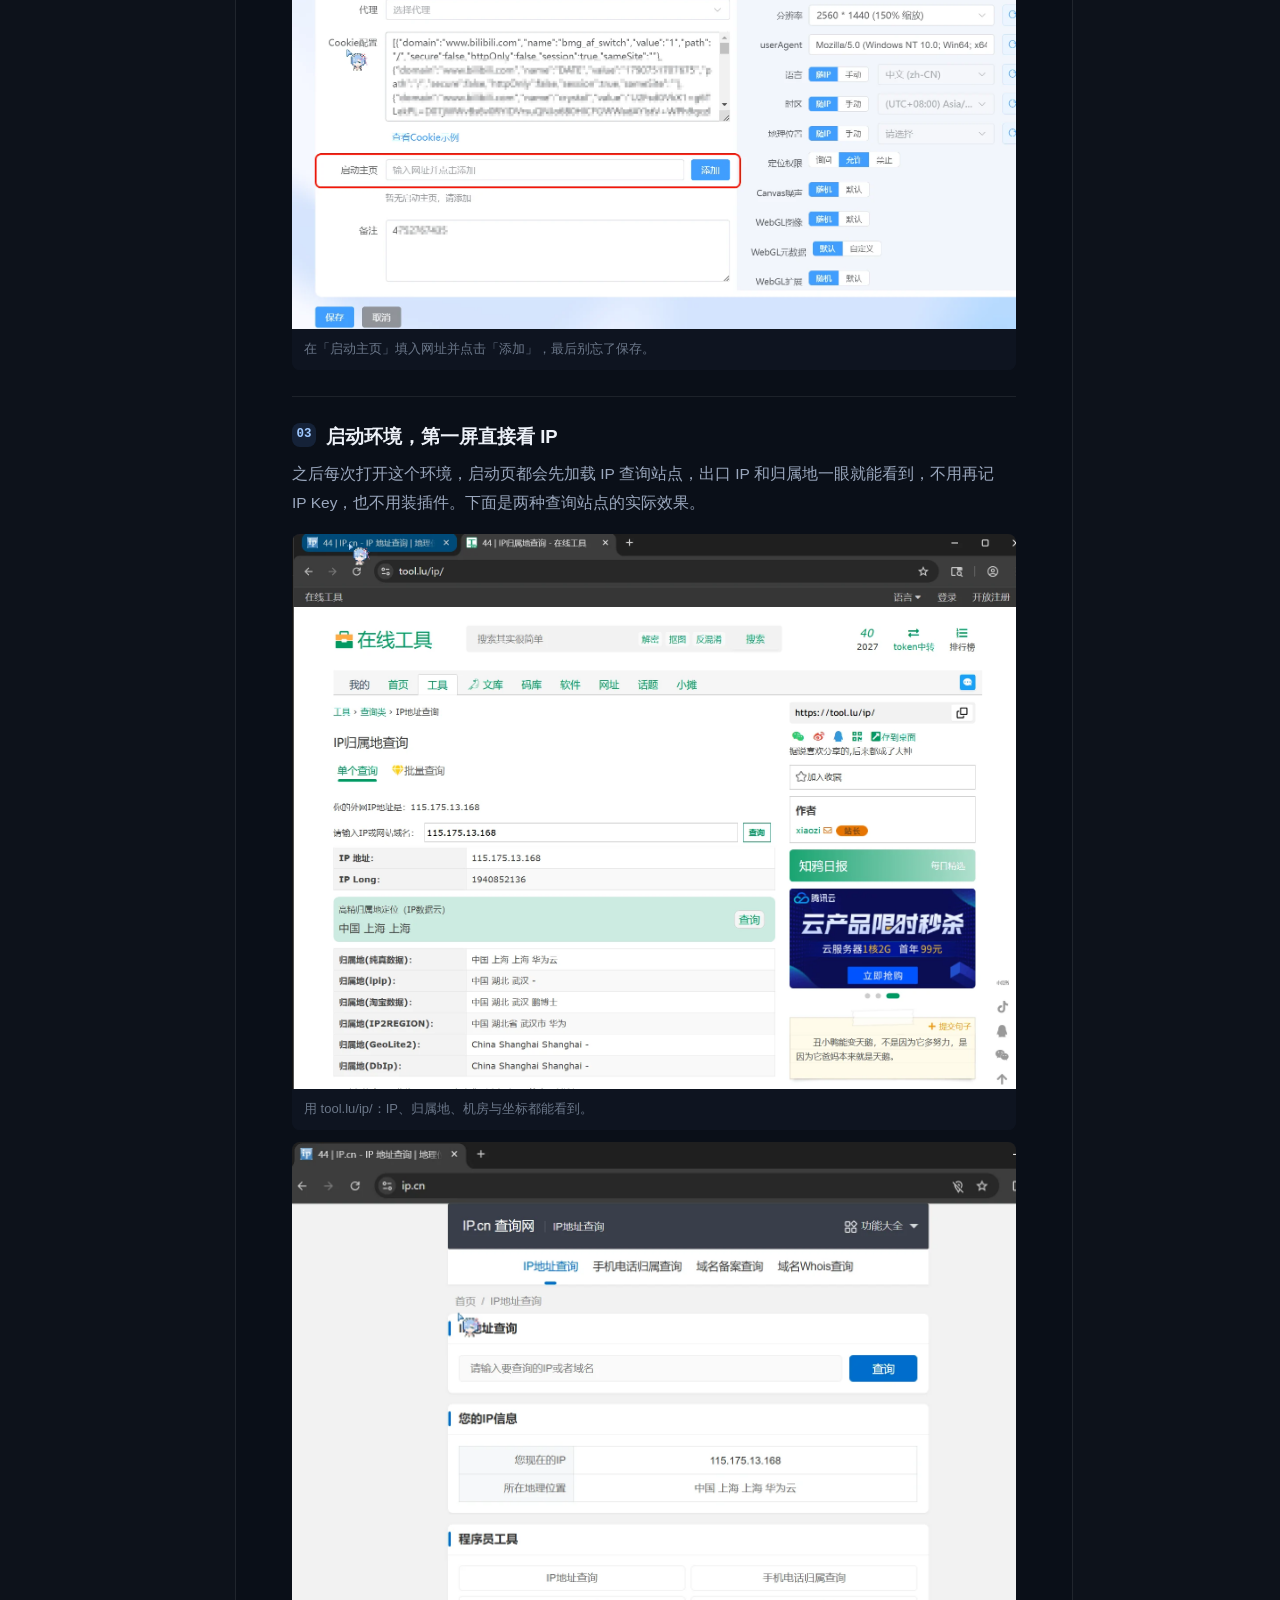
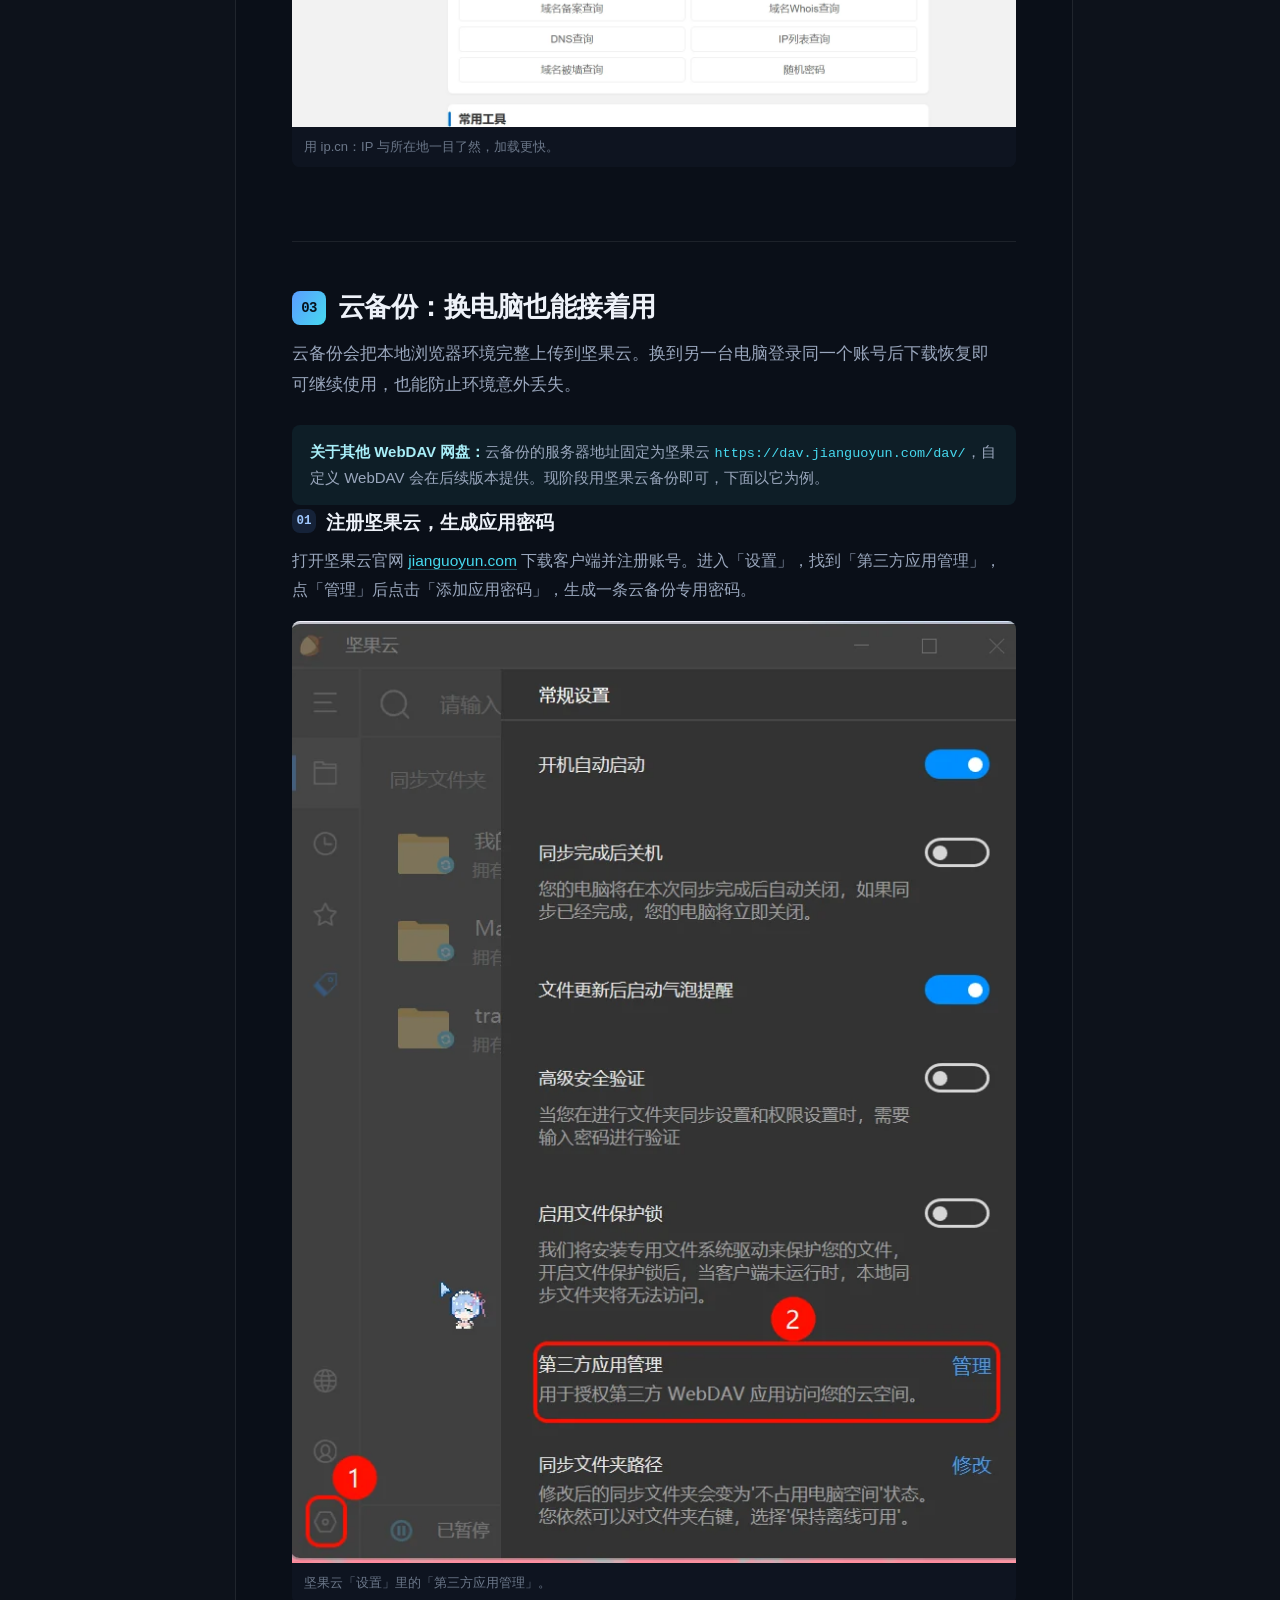
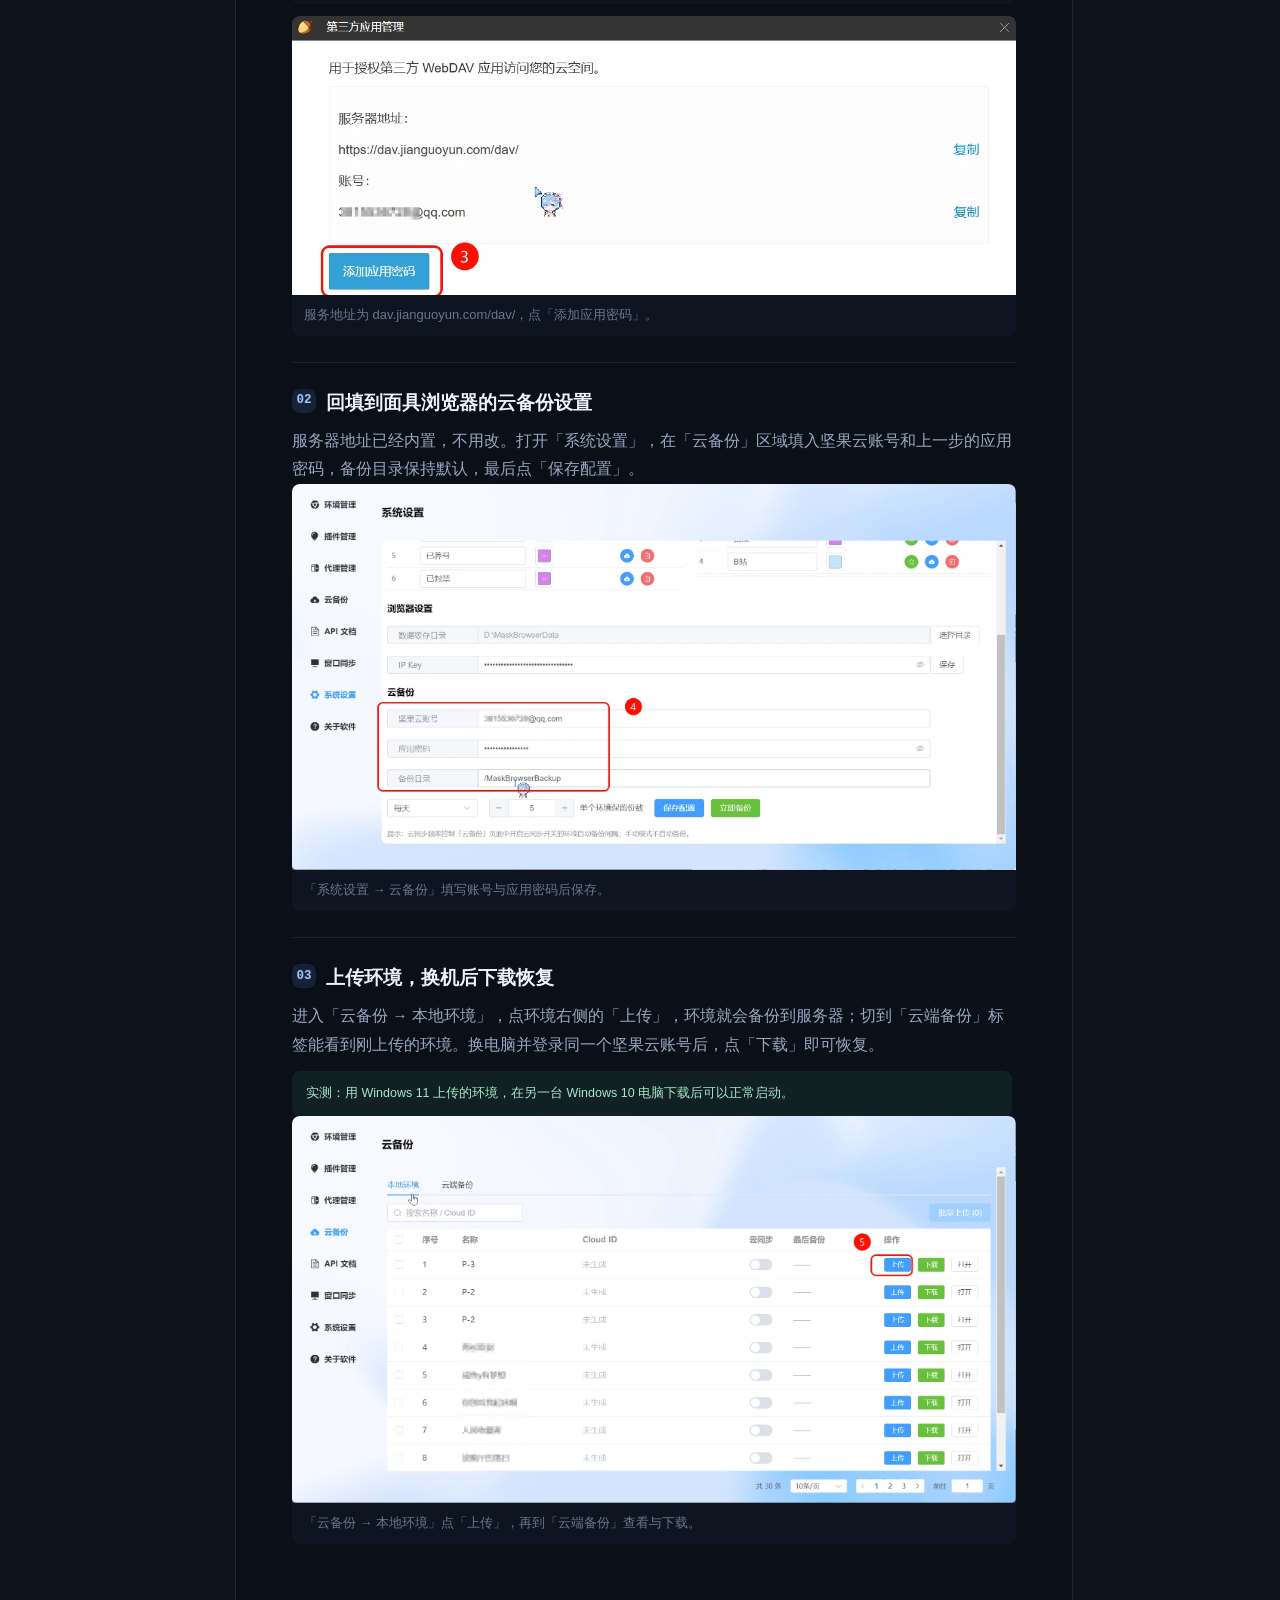
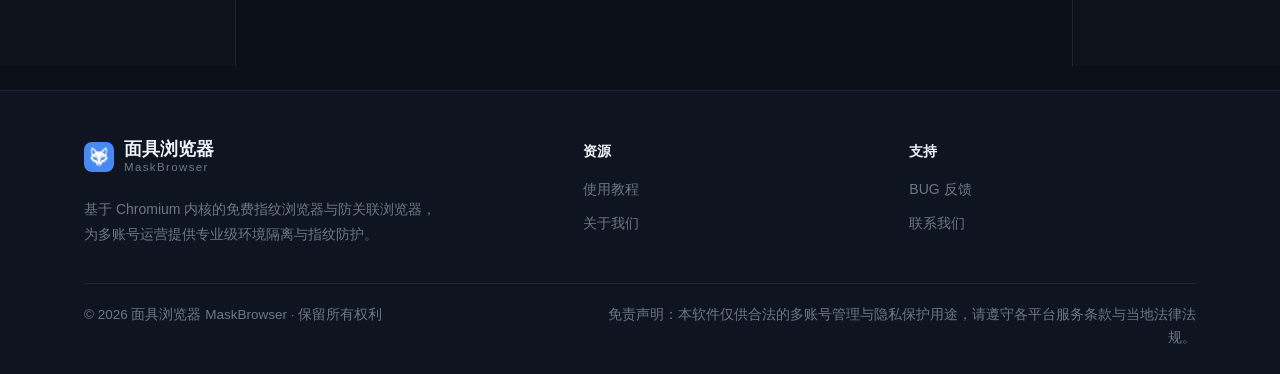
<file: guide.html>
<!DOCTYPE html>
<html lang="zh-CN">
<head>
  <meta charset="UTF-8">
  <meta name="viewport" content="width=device-width, initial-scale=1.0">
  <title>使用教程 - 面具浏览器 MaskBrowser 免费指纹浏览器</title>
  <meta name="description" content="面具浏览器使用教程：官方下载安装、用启动页代替 IP Key 查看当前出口 IP、坚果云云备份换机复用的图文步骤。">
  <meta name="keywords" content="面具浏览器教程,指纹浏览器使用教程,浏览器多开教程,IP查询,启动页,云备份,坚果云,换电脑">
  <link rel="icon" href="assets/img/icon.webp">
  <link rel="stylesheet" href="assets/css/style.css">
</head>
<body>
  <header class="site-header">
    <div class="container nav-inner">
      <a class="brand" href="index.html">
        <img src="assets/img/icon.webp" alt="面具浏览器 Logo">
        <span>面具浏览器<small>MaskBrowser</small></span>
      </a>
      <nav class="nav-links">
        <a class="nav-link" href="index.html">首页</a>
        <a class="nav-link" href="guide.html">使用教程</a>
        <a class="nav-link" href="https://my.feishu.cn/share/base/form/shrcn8gUJeEIw2zV4A7TTPnjTgd" target="_blank" rel="noopener">BUG 反馈</a>
        <a class="nav-link" href="about.html">关于我们</a>
      </nav>
      <div class="nav-actions">
        <a class="btn btn-primary" href="index.html#download-preview">免费下载</a>
        <button class="nav-toggle" aria-label="打开菜单" aria-expanded="false"><span></span></button>
      </div>
    </div>
  </header>

  <div class="docs-shell">
    <aside class="docs-sidebar" id="docsSidebar">
      <div class="docs-sidebar-inner">
        <p class="docs-sidebar-title">使用教程</p>
        <nav class="docs-nav">
          <div class="docs-nav-group">
            <p class="docs-nav-label">开始</p>
            <a class="docs-nav-link" href="#download">官网说明</a>
          </div>
          <div class="docs-nav-group">
            <p class="docs-nav-label">IP 查询</p>
            <a class="docs-nav-link" href="#ip">功能说明</a>
            <a class="docs-nav-link" href="#ip-step-1">打开环境编辑页</a>
            <a class="docs-nav-link" href="#ip-step-2">填入启动主页</a>
            <a class="docs-nav-link" href="#ip-step-3">启动查看 IP</a>
          </div>
          <div class="docs-nav-group">
            <p class="docs-nav-label">云备份</p>
            <a class="docs-nav-link" href="#backup">功能说明</a>
            <a class="docs-nav-link" href="#backup-step-1">生成应用密码</a>
            <a class="docs-nav-link" href="#backup-step-2">回填设置</a>
            <a class="docs-nav-link" href="#backup-step-3">上传与恢复</a>
          </div>
        </nav>
      </div>
    </aside>

    <main class="docs-main">
      <div class="docs-hero">
        <h1>面具浏览器使用教程</h1>
      </div>

      <section class="docs-section" id="download">
        <h2 class="docs-h2"><span class="docs-h2-num">01</span>官网说明</h2>
        <p class="docs-lead">官方入口一共两个，任选其一。</p>

        <div class="dl-source">
          <div class="dl-site">
            <div class="dl-site-head">
              <span class="dl-tag">主站</span>
              <button class="ip-copy" data-copy="https://maskbrowse.ccwu.cc" type="button" aria-label="复制主站网址">
                <svg viewBox="0 0 24 24" fill="none" stroke="currentColor" stroke-width="1.8" stroke-linecap="round" stroke-linejoin="round" aria-hidden="true"><rect x="9" y="9" width="11" height="11" rx="2"/><path d="M5 15V6a2 2 0 0 1 2-2h9"/></svg>
                <span>复制</span>
              </button>
            </div>
            <a class="dl-site-link" href="https://maskbrowse.ccwu.cc" target="_blank" rel="noopener">maskbrowse.ccwu.cc</a>
            <small>安装包随发布更新，优先使用这里。</small>
          </div>
          <div class="dl-site">
            <div class="dl-site-head">
              <span class="dl-tag">备用</span>
              <button class="ip-copy" data-copy="https://maskbrowse.kicp.fun/" type="button" aria-label="复制备用网址">
                <svg viewBox="0 0 24 24" fill="none" stroke="currentColor" stroke-width="1.8" stroke-linecap="round" stroke-linejoin="round" aria-hidden="true"><rect x="9" y="9" width="11" height="11" rx="2"/><path d="M5 15V6a2 2 0 0 1 2-2h9"/></svg>
                <span>复制</span>
              </button>
            </div>
            <a class="dl-site-link" href="https://maskbrowse.kicp.fun/" target="_blank" rel="noopener">maskbrowse.kicp.fun</a>
            <small>主站访问不畅时使用，内容与主站一致。</small>
          </div>
        </div>

        <div class="note">
          <svg width="20" height="20" viewBox="0 0 24 24" fill="none" stroke="currentColor" stroke-width="2" stroke-linecap="round" stroke-linejoin="round"><path d="M10.29 3.86 1.82 18a2 2 0 0 0 1.71 3h16.94a2 2 0 0 0 1.71-3L13.71 3.86a2 2 0 0 0-3.42 0Z"/><line x1="12" y1="9" x2="12" y2="13"/><line x1="12" y1="17" x2="12.01" y2="17"/></svg>
          <div>
            <p>官方入口只有 maskbrowse.ccwu.cc 与 maskbrowse.kicp.fun 两个域名。其他来源的都是盗版。</p>
          </div>
        </div>

        <p class="tip"><b>小提示：</b>安装时如果失败了，退出火绒、腾讯安全管家等安全软件，再安装即可,安装包被杀毒软件误判了。</p>
      </section>

      <section class="docs-section" id="ip">
        <h2 class="docs-h2"><span class="docs-h2-num">02</span>IP 查询：用启动页代替 IP Key</h2>
        <p class="docs-lead">IP Key 暂不开放。把环境的「启动主页」设成以下两个 IP 查询网址任意一个就行了，之后每次打开这个环境，第一屏就能看到它当前的出口 IP。</p>

        <div class="ip-cards">
          <div class="ip-card">
            <div class="ip-card-info">
              <b>https://ip.cn/</b>
              <small>打开即显示当前 IP 与所在地，中文界面</small>
            </div>
            <button class="ip-copy" data-copy="https://ip.cn/" type="button" aria-label="复制 ip.cn 网址">
              <svg viewBox="0 0 24 24" fill="none" stroke="currentColor" stroke-width="1.8" stroke-linecap="round" stroke-linejoin="round" aria-hidden="true"><rect x="9" y="9" width="11" height="11" rx="2"/><path d="M5 15V6a2 2 0 0 1 2-2h9"/></svg>
              <span>复制</span>
            </button>
          </div>
          <div class="ip-card">
            <div class="ip-card-info">
              <b>https://tool.lu/ip/</b>
              <small>除 IP 与归属地，还给出机房、坐标</small>
            </div>
            <button class="ip-copy" data-copy="https://tool.lu/ip/" type="button" aria-label="复制 tool.lu 网址">
              <svg viewBox="0 0 24 24" fill="none" stroke="currentColor" stroke-width="1.8" stroke-linecap="round" stroke-linejoin="round" aria-hidden="true"><rect x="9" y="9" width="11" height="11" rx="2"/><path d="M5 15V6a2 2 0 0 1 2-2h9"/></svg>
              <span>复制</span>
            </button>
          </div>
        </div>

        <div class="docs-step" id="ip-step-1"><div class="docs-step-text">
            <h3><em>01</em>打开环境编辑页</h3>
            <p>在「环境管理」里新建一个环境，或者点开已有环境的编辑页。刚装好软件、还没设置启动页时，打开环境看到的是下面这个默认页面，IP 区域提示「API 链接未设置」，属于正常现象。</p>
          </div><figure class="figure">
            <a href="assets/img/guide/ip-before-startpage.webp" target="_blank" rel="noopener">
              <img src="assets/img/guide/ip-before-startpage.webp" alt="还没设置启动页时的默认页面，提示 API 链接未设置" loading="lazy" decoding="async">
            </a>
            <figcaption>默认启动页：IP 区域显示「API 链接未设置」。</figcaption>
          </figure></div>

        <div class="docs-step" id="ip-step-2"><div class="docs-step-text">
            <h3><em>02</em>把查询网址填进「启动主页」</h3>
            <p>在编辑页找到「启动主页」输入框，粘贴上面任意一个网址，点击「添加」，再点底部的「保存」。</p>
          </div><figure class="figure">
            <a href="assets/img/guide/ip-startpage-setting.webp" target="_blank" rel="noopener">
              <img src="assets/img/guide/ip-startpage-setting.webp" alt="在环境编辑页的启动主页输入框填入 IP 查询网址" loading="lazy" decoding="async">
            </a>
            <figcaption>在「启动主页」填入网址并点击「添加」，最后别忘了保存。</figcaption>
          </figure></div>

        <div class="docs-step" id="ip-step-3"><div class="docs-step-text">
            <h3><em>03</em>启动环境，第一屏直接看 IP</h3>
            <p>之后每次打开这个环境，启动页都会先加载 IP 查询站点，出口 IP 和归属地一眼就能看到，不用再记 IP Key，也不用装插件。下面是两种查询站点的实际效果。</p>
          </div><div class="docs-step-figures">
            <figure class="figure">
              <a href="assets/img/guide/ip-check-detail-1.webp" target="_blank" rel="noopener">
                <img src="assets/img/guide/ip-check-detail-1.webp" alt="启动页设置为 tool.lu/ip/ 后显示当前 IP 与归属地" loading="lazy" decoding="async">
              </a>
              <figcaption>用 tool.lu/ip/：IP、归属地、机房与坐标都能看到。</figcaption>
            </figure>
            <figure class="figure">
              <a href="assets/img/guide/ip-check-detail-2.webp" target="_blank" rel="noopener">
                <img src="assets/img/guide/ip-check-detail-2.webp" alt="启动页设置为 ip.cn 后显示当前 IP 与归属地" loading="lazy" decoding="async">
              </a>
              <figcaption>用 ip.cn：IP 与所在地一目了然，加载更快。</figcaption>
            </figure>
          </div></div>
      </section>

      <section class="docs-section" id="backup">
        <h2 class="docs-h2"><span class="docs-h2-num">03</span>云备份：换电脑也能接着用</h2>
        <p class="docs-lead">云备份会把本地浏览器环境完整上传到坚果云。换到另一台电脑登录同一个账号后下载恢复即可继续使用，也能防止环境意外丢失。</p>

        <p class="tip"><b>关于其他 WebDAV 网盘：</b>云备份的服务器地址固定为坚果云 <code>https://dav.jianguoyun.com/dav/</code>，自定义 WebDAV 会在后续版本提供。现阶段用坚果云备份即可，下面以它为例。</p>

        <div class="docs-step" id="backup-step-1"><div class="docs-step-text">
            <h3><em>01</em>注册坚果云，生成应用密码</h3>
            <p>打开坚果云官网 <a class="link" href="https://www.jianguoyun.com/" target="_blank" rel="noopener">jianguoyun.com</a> 下载客户端并注册账号。进入「设置」，找到「第三方应用管理」，点「管理」后点击「添加应用密码」，生成一条云备份专用密码。</p>
          </div><div class="docs-step-figures">
            <figure class="figure">
              <a href="assets/img/guide/jianguoyun-third-party.webp" target="_blank" rel="noopener">
                <img src="assets/img/guide/jianguoyun-third-party.webp" alt="坚果云设置中的第三方应用管理入口" loading="lazy" decoding="async">
              </a>
              <figcaption>坚果云「设置」里的「第三方应用管理」。</figcaption>
            </figure>
            <figure class="figure">
              <a href="assets/img/guide/jianguoyun-app-password.webp" target="_blank" rel="noopener">
                <img src="assets/img/guide/jianguoyun-app-password.webp" alt="坚果云第三方应用管理中的添加应用密码按钮" loading="lazy" decoding="async">
              </a>
              <figcaption>服务地址为 dav.jianguoyun.com/dav/，点「添加应用密码」。</figcaption>
            </figure>
          </div></div>

        <div class="docs-step" id="backup-step-2"><div class="docs-step-text">
            <h3><em>02</em>回填到面具浏览器的云备份设置</h3>
            <p>服务器地址已经内置，不用改。打开「系统设置」，在「云备份」区域填入坚果云账号和上一步的应用密码，备份目录保持默认，最后点「保存配置」。</p>
          </div><figure class="figure">
            <a href="assets/img/guide/cloud-backup-settings.webp" target="_blank" rel="noopener">
              <img src="assets/img/guide/cloud-backup-settings.webp" alt="面具浏览器系统设置中的云备份配置区域" loading="lazy" decoding="async">
            </a>
            <figcaption>「系统设置 → 云备份」填写账号与应用密码后保存。</figcaption>
          </figure></div>

        <div class="docs-step" id="backup-step-3"><div class="docs-step-text">
            <h3><em>03</em>上传环境，换机后下载恢复</h3>
            <p>进入「云备份 → 本地环境」，点环境右侧的「上传」，环境就会备份到服务器；切到「云端备份」标签能看到刚上传的环境。换电脑并登录同一个坚果云账号后，点「下载」即可恢复。</p>
            <p class="docs-step-note">实测：用 Windows 11 上传的环境，在另一台 Windows 10 电脑下载后可以正常启动。</p>
          </div><figure class="figure">
            <a href="assets/img/guide/cloud-backup-list.webp" target="_blank" rel="noopener">
              <img src="assets/img/guide/cloud-backup-list.webp" alt="云备份页面中的本地环境列表与上传按钮" loading="lazy" decoding="async">
            </a>
            <figcaption>「云备份 → 本地环境」点「上传」，再到「云端备份」查看与下载。</figcaption>
          </figure></div>
      </section>
    </main>

    <aside class="docs-toc">
      <div class="docs-toc-inner">
        <p class="docs-toc-title">目录</p>
        <nav>
          <a class="docs-toc-link" href="#download">官网说明</a>
          <a class="docs-toc-link" href="#ip">IP 查询</a>
          <a class="docs-toc-link toc-sub" href="#ip-step-1">打开环境编辑页</a>
          <a class="docs-toc-link toc-sub" href="#ip-step-2">填入启动主页</a>
          <a class="docs-toc-link toc-sub" href="#ip-step-3">启动查看 IP</a>
          <a class="docs-toc-link" href="#backup">云备份</a>
          <a class="docs-toc-link toc-sub" href="#backup-step-1">生成应用密码</a>
          <a class="docs-toc-link toc-sub" href="#backup-step-2">回填设置</a>
          <a class="docs-toc-link toc-sub" href="#backup-step-3">上传与恢复</a>
        </nav>
      </div>
    </aside>
  </div>

  <footer class="site-footer">
    <div class="container">
      <div class="footer-grid">
        <div class="footer-brand">
          <a class="brand" href="index.html">
            <img src="assets/img/icon.webp" alt="面具浏览器 Logo">
            <span>面具浏览器<small>MaskBrowser</small></span>
          </a>
          <p>基于 Chromium 内核的免费指纹浏览器与防关联浏览器，为多账号运营提供专业级环境隔离与指纹防护。</p>
        </div>
        <div class="footer-col">
          <h4>资源</h4>
          <a href="guide.html">使用教程</a>
          <a href="about.html">关于我们</a>
        </div>
        <div class="footer-col">
          <h4>支持</h4>
          <a href="https://my.feishu.cn/share/base/form/shrcn8gUJeEIw2zV4A7TTPnjTgd" target="_blank" rel="noopener">BUG 反馈</a>
          <a href="about.html#contact">联系我们</a>
        </div>
      </div>
      <div class="footer-bottom">
        <p>© 2026 面具浏览器 MaskBrowser · 保留所有权利</p>
        <p class="disclaimer">免责声明：本软件仅供合法的多账号管理与隐私保护用途，请遵守各平台服务条款与当地法律法规。</p>
      </div>
    </div>
  </footer>

  <a class="to-top" aria-label="返回顶部" href="#">
    <svg width="20" height="20" viewBox="0 0 24 24" fill="none" stroke="currentColor" stroke-width="2"><path d="m18 15-6-6-6 6"/></svg>
  </a>

  <script src="assets/js/site-config.js"></script>
  <script src="assets/js/main.js"></script>
</body>
</html>
</file>
<file: assets/css/style.css>
/* ==========================================================================
   面具浏览器官网 · 统一样式
   设计约束（方案 A：减法）
   · 间距：5 档 —— 8 / 16 / 24 / 40 / 64
   · 圆角：2 种 —— 8px（小元素）/ 16px（大容器）
   · 字号：6 级 —— 12 / 13.5 / 15.5 / 19 / 28 / 44（加 hero 独立档）
   · 渐变：只用于主按钮和数字，其余纯色
   · 边框：只在需要分隔时使用，卡片默认无边框
   ========================================================================== */

/* ---------- 变量 ---------- */
:root {
  --bg: #0a0f18;
  --bg-2: #0e1420;
  --panel: rgba(255, 255, 255, 0.028);
  --panel-2: rgba(255, 255, 255, 0.05);
  --line: rgba(255, 255, 255, 0.08);
  --line-2: rgba(255, 255, 255, 0.14);

  --text: #eef2f9;
  --text-2: #9aa7bd;
  --text-3: #6b7789;

  --accent: #5b9dff;
  --accent-2: #46d9ef;
  --grad: linear-gradient(120deg, #5b9dff 0%, #46d9ef 100%);

  --font: -apple-system, BlinkMacSystemFont, "Segoe UI", "PingFang SC",
    "Hiragino Sans GB", "Microsoft YaHei", "Noto Sans SC", sans-serif;
  --mono: "SF Mono", "JetBrains Mono", Consolas, monospace;

  --w: 1160px;
}

/* ---------- 重置 ---------- */
*, *::before, *::after { box-sizing: border-box; }
* { margin: 0; padding: 0; }

html { scroll-behavior: smooth; }

body {
  font-family: var(--font);
  background: var(--bg);
  color: var(--text);
  font-size: 16px;
  line-height: 1.75;
  -webkit-font-smoothing: antialiased;
  overflow-x: hidden;
}

a { color: inherit; text-decoration: none; }
img { max-width: 100%; display: block; }
button { font-family: inherit; cursor: pointer; border: none; background: none; color: inherit; }
ul { list-style: none; }
svg { flex-shrink: 0; }
::selection { background: rgba(70, 217, 239, 0.22); color: #fff; }

/* ---------- 布局 ---------- */
.container {
  width: 100%;
  max-width: var(--w);
  margin: 0 auto;
  padding: 0 24px;
}

.section { padding: 64px 0; }
.section.tight { padding: 40px 0; }

.grid { display: grid; gap: 16px; }
.grid-2 { grid-template-columns: repeat(2, minmax(0, 1fr)); }
.grid-3 { grid-template-columns: repeat(3, minmax(0, 1fr)); }
.grid-4 { grid-template-columns: repeat(4, minmax(0, 1fr)); }

.mt-32 { margin-top: 32px; }
.center { text-align: center; }
.muted { color: var(--text-2); }

/* ---------- 排版 ---------- */
.eyebrow {
  display: inline-block;
  font-size: 13.5px;
  letter-spacing: 0.1em;
  text-transform: uppercase;
  color: var(--accent-2);
  margin-bottom: 12px;
}

.section-head { max-width: 660px; margin: 0 auto 40px; text-align: center; }

.section-title {
  font-size: 32px;
  line-height: 1.3;
  font-weight: 700;
  letter-spacing: -0.02em;
}

.section-sub {
  margin-top: 10px;
  color: var(--text-2);
  font-size: 17.5px;
  line-height: 1.75;
}

.gradient-text {
  background: var(--grad);
  -webkit-background-clip: text;
  background-clip: text;
  color: transparent;
}

.link {
  color: var(--accent-2);
  border-bottom: 1px solid rgba(70, 217, 239, 0.3);
  transition: border-color 0.2s;
}
.link:hover { border-bottom-color: var(--accent-2); }

/* ---------- 按钮 ---------- */
.btn {
  display: inline-flex;
  align-items: center;
  justify-content: center;
  min-height: 42px;
  padding: 10px 20px;
  border-radius: 8px;
  font-size: 16px;
  font-weight: 600;
  border: 1px solid transparent;
  transition: background 0.2s, border-color 0.2s, color 0.2s;
}

.btn-primary { background: var(--grad); color: #06121d; }
.btn-primary:hover { filter: brightness(1.08); }

.btn-secondary {
  border-color: var(--line-2);
  color: var(--text);
  background: rgba(255, 255, 255, 0.03);
}
.btn-secondary:hover { background: rgba(255, 255, 255, 0.07); border-color: rgba(255, 255, 255, 0.2); }

.btn-ghost { border-color: var(--line); color: var(--text-2); }
.btn-ghost:hover { border-color: var(--line-2); color: var(--text); }

.btn-lg { min-height: 48px; padding: 12px 26px; font-size: 17.5px; }
.btn-block { width: 100%; }

/* ---------- 卡片 ---------- */
.card {
  background: var(--panel);
  border-radius: 16px;
  padding: 24px;
  transition: background 0.2s;
}
.card:hover { background: var(--panel-2); }
.card h3 { font-size: 21px; font-weight: 650; margin-bottom: 8px; }
.card p { color: var(--text-2); font-size: 15px; line-height: 1.75; }

.icon-badge {
  width: 40px;
  height: 40px;
  border-radius: 8px;
  display: grid;
  place-items: center;
  margin-bottom: 16px;
  background: rgba(91, 157, 255, 0.12);
  color: #8ec1ff;
}
.icon-badge svg { width: 20px; height: 20px; stroke-width: 1.7; }

/* ---------- 导航 ---------- */
.site-header {
  position: fixed;
  inset: 0 0 auto;
  height: 64px;
  z-index: 100;
  background: rgba(10, 15, 24, 0.85);
  border-bottom: 1px solid var(--line);
  -webkit-backdrop-filter: blur(16px);
  backdrop-filter: blur(16px);
}

.nav-inner {
  height: 64px;
  display: flex;
  align-items: center;
  justify-content: space-between;
  gap: 24px;
}

.brand { display: inline-flex; align-items: center; gap: 10px; font-weight: 700; font-size: 17.5px; }
.brand img { width: 30px; height: 30px; border-radius: 8px; }
.brand span { display: flex; flex-direction: column; line-height: 1.25; }
.brand small { font-size: 11.5px; font-weight: 500; letter-spacing: 0.12em; color: var(--text-3); }

.nav-links { display: flex; align-items: center; gap: 4px; }
.nav-link {
  padding: 8px 13px;
  border-radius: 8px;
  font-size: 15.5px;
  color: var(--text-2);
  transition: color 0.2s, background 0.2s;
}
.nav-link:hover { color: var(--text); background: rgba(255, 255, 255, 0.05); }
.nav-link.active { color: var(--text); background: rgba(255, 255, 255, 0.08); }

.nav-actions { display: flex; align-items: center; gap: 12px; }

.nav-toggle {
  display: none;
  width: 38px;
  height: 38px;
  border-radius: 8px;
  border: 1px solid var(--line);
  place-items: center;
}
.nav-toggle span,
.nav-toggle span::before,
.nav-toggle span::after {
  content: "";
  display: block;
  width: 16px;
  height: 1.5px;
  background: var(--text);
  transition: transform 0.3s, opacity 0.3s;
}
.nav-toggle span { position: relative; }
.nav-toggle span::before { position: absolute; top: -5px; }
.nav-toggle span::after { position: absolute; top: 5px; }
.nav-open .nav-toggle span { background: transparent; }
.nav-open .nav-toggle span::before { transform: translateY(5px) rotate(45deg); }
.nav-open .nav-toggle span::after { transform: translateY(-5px) rotate(-45deg); }

/* ---------- 首页 Hero ---------- */
.hero { padding: 140px 0 64px; }

.hero-grid {
  display: grid;
  grid-template-columns: 1fr 1fr;
  gap: 64px;
  align-items: center;
}

.hero-copy { max-width: 520px; }

.hero-badge {
  display: inline-flex;
  align-items: center;
  gap: 8px;
  font-size: 13.5px;
  color: var(--text-2);
  padding: 6px 12px;
  border-radius: 8px;
  background: rgba(255, 255, 255, 0.04);
  margin-bottom: 24px;
}
.hero-badge b { color: var(--accent-2); font-weight: 600; }

.pulse-dot {
  width: 6px;
  height: 6px;
  border-radius: 50%;
  background: var(--accent-2);
}

.hero-title {
  font-size: 50px;
  line-height: 1.15;
  letter-spacing: -0.03em;
  font-weight: 750;
  margin-bottom: 16px;
}

.hero-scenes {
  display: flex;
  align-items: center;
  gap: 10px;
  margin-bottom: 20px;
  font-size: 14.5px;
  color: var(--text-3);
}
.hero-scenes i { width: 3px; height: 3px; border-radius: 50%; background: var(--text-3); }

.hero-lead { color: var(--text-2); font-size: 17.5px; line-height: 1.85; }

.hero-actions { display: flex; flex-wrap: wrap; gap: 12px; margin-top: 28px; }

.hero-meta {
  display: flex;
  flex-wrap: wrap;
  gap: 12px 20px;
  margin-top: 24px;
  color: var(--text-3);
  font-size: 14px;
}
.hero-meta span { display: inline-flex; align-items: center; gap: 6px; }
.hero-meta svg { width: 14px; height: 14px; color: var(--accent-2); }

/* 软件界面演示窗 */
.app-frame { position: relative; min-width: 0; }

.app-mockup {
  position: relative;
  border-radius: 16px;
  border: 1px solid var(--line);
  background: linear-gradient(160deg, rgba(20, 27, 43, 0.95), rgba(9, 12, 20, 0.96));
  overflow: hidden;
  transform: perspective(1400px) rotateY(-6deg) rotateX(2deg);
  transition: transform 0.7s cubic-bezier(0.22, 1, 0.36, 1);
}

.app-mockup:hover {
  transform: perspective(1400px) rotateY(0deg) rotateX(0deg);
}

.mock-bar {
  height: 40px;
  display: flex;
  align-items: center;
  gap: 12px;
  padding: 0 15px;
  border-bottom: 1px solid var(--line);
  background: rgba(255, 255, 255, 0.02);
}

.mock-dots { display: flex; gap: 6px; }
.mock-dots i { width: 9px; height: 9px; border-radius: 50%; background: #3c4761; }
.mock-dots i:nth-child(1) { background: #ff6b6b; }
.mock-dots i:nth-child(2) { background: #f7b731; }
.mock-dots i:nth-child(3) { background: #3ddc84; }

.mock-title { font-size: 13.5px; color: var(--text-3); }
.mock-bar-actions { display: flex; gap: 7px; margin-left: auto; }
.mock-bar-actions span { width: 14px; height: 3px; border-radius: 2px; background: #33405c; }

.mock-body { display: grid; grid-template-columns: 128px 1fr; min-height: 340px; }

.mock-side { padding: 16px 10px; border-right: 1px solid var(--line); background: rgba(255, 255, 255, 0.015); }
.mock-side-label { font-size: 11.5px; letter-spacing: 0.1em; color: var(--text-3); padding: 0 10px 10px; }
.mock-side-item {
  display: flex;
  align-items: center;
  gap: 8px;
  padding: 8px 10px;
  border-radius: 8px;
  font-size: 13.5px;
  color: var(--text-3);
}
.mock-side-item i { width: 5px; height: 5px; border-radius: 50%; background: #3c4761; }
.mock-side-item.active { background: rgba(91, 157, 255, 0.12); color: var(--text); }
.mock-side-item.active i { background: var(--accent-2); }

.mock-main { padding: 16px; min-width: 0; }
.mock-toolbar { display: flex; align-items: center; justify-content: space-between; margin-bottom: 14px; }
.mock-toolbar h4 { font-size: 15.5px; font-weight: 650; }
.mock-toolbar-actions { display: flex; align-items: center; gap: 8px; }
.mock-chip { font-size: 12.5px; color: var(--text-3); border: 1px solid var(--line); border-radius: 999px; padding: 3px 9px; }
.mock-btn { font-size: 12.5px; color: #06121d; background: var(--grad); border-radius: 8px; padding: 5px 10px; font-weight: 600; }

.mock-head,
.mock-row { display: grid; grid-template-columns: 1.6fr 1fr 0.8fr 0.8fr; gap: 8px; align-items: center; }
.mock-head { font-size: 12.5px; color: var(--text-3); padding: 0 10px 8px; border-bottom: 1px solid var(--line); }
.mock-row { font-size: 13.5px; color: var(--text-2); padding: 10px; border-bottom: 1px solid rgba(148, 176, 220, 0.06); }
.mock-row .name { display: flex; align-items: center; gap: 9px; min-width: 0; }

.av {
  width: 26px;
  height: 26px;
  border-radius: 8px;
  display: grid;
  place-items: center;
  font-size: 12.5px;
  font-weight: 700;
  font-style: normal;
  color: #fff;
  flex-shrink: 0;
}
.av-1 { background: #3b6fd4; }
.av-2 { background: #7c5cff; }
.av-3 { background: #0e9f8a; }
.av-4 { background: #d97706; }

.nm { display: flex; flex-direction: column; min-width: 0; }
.nm b { font-size: 13.5px; color: var(--text); font-weight: 600; overflow: hidden; text-overflow: ellipsis; white-space: nowrap; }
.nm small { font-size: 11.5px; color: var(--text-3); overflow: hidden; text-overflow: ellipsis; white-space: nowrap; }

.mock-tag { display: inline-block; font-size: 11.5px; padding: 3px 7px; border-radius: 8px; }
.mock-tag.proxy { color: #8fc0ff; background: rgba(91, 157, 255, 0.13); }
.mock-tag.on { color: #5ee0a8; background: rgba(94, 224, 168, 0.12); }

.mock-statusbar {
  margin-top: 12px;
  padding: 8px 10px;
  border-radius: 8px;
  font-size: 12.5px;
  color: var(--text-3);
  background: rgba(255, 255, 255, 0.02);
  display: flex;
  align-items: center;
  gap: 7px;
}
.mock-statusbar i { width: 6px; height: 6px; border-radius: 50%; background: #3ddc84; }

.mock-glow { display: none; }

/* Hero 功能列表 */
.hero-features {
  display: grid;
  grid-template-columns: repeat(2, 1fr);
  gap: 12px 40px;
  margin-top: 64px;
  padding: 24px;
  border-radius: 16px;
  background: var(--panel);
}
.hero-features li { display: flex; align-items: flex-start; gap: 10px; font-size: 15px; color: var(--text-2); line-height: 1.7; }

.feat-check {
  flex-shrink: 0;
  width: 16px;
  height: 16px;
  margin-top: 3px;
  border-radius: 50%;
  background: rgba(70, 217, 239, 0.14);
  position: relative;
}
.feat-check::after {
  content: "";
  position: absolute;
  left: 4px;
  top: 5px;
  width: 6px;
  height: 3px;
  border-left: 1.5px solid var(--accent-2);
  border-bottom: 1.5px solid var(--accent-2);
  transform: rotate(-45deg);
}

/* ---------- 数字带 ---------- */
.stats-band {
  border-top: 1px solid var(--line);
  border-bottom: 1px solid var(--line);
}
.stats { display: grid; grid-template-columns: repeat(4, 1fr); }
.stat { padding: 40px 16px; text-align: center; border-right: 1px solid var(--line); }
.stat:last-child { border-right: none; }
.stat-num {
  font-size: 32px;
  font-weight: 700;
  letter-spacing: -0.03em;
  background: var(--grad);
  -webkit-background-clip: text;
  background-clip: text;
  color: transparent;
}
.stat-label { margin-top: 6px; font-size: 13.5px; color: var(--text-3); }

/* ---------- 标签墙 ---------- */
.wall-label { text-align: center; font-size: 14.5px; color: var(--text-3); margin-bottom: 24px; }

.platform-wall { display: flex; flex-wrap: wrap; gap: 8px; justify-content: center; }
.platform-tag,
.fp-tag {
  display: inline-flex;
  align-items: center;
  padding: 7px 14px;
  border-radius: 8px;
  font-size: 14.5px;
  color: var(--text-2);
  background: rgba(255, 255, 255, 0.04);
  transition: color 0.2s, background 0.2s;
}
.platform-tag:hover,
.fp-tag:hover { color: var(--text); background: rgba(255, 255, 255, 0.08); }

.fp-cloud { display: flex; flex-wrap: wrap; gap: 8px; justify-content: center; }
.fp-tag { font-family: var(--mono); font-size: 13.5px; }

/* ---------- 对比 ---------- */
.compare-card { padding: 24px; }
.compare-label { font-size: 17.5px; font-weight: 650; margin-bottom: 16px; }
.compare-card.bad .compare-label { color: #ff8f8f; }
.compare-card.good .compare-label { color: #5ee0a8; }
.compare-list { display: grid; gap: 2px; }
.compare-list li {
  position: relative;
  padding: 8px 0 8px 22px;
  font-size: 15px;
  color: var(--text-2);
  line-height: 1.7;
}
.compare-list li::before {
  position: absolute;
  left: 0;
  top: 10px;
  font-size: 13.5px;
  font-weight: 700;
}
.compare-card.bad .compare-list li::before { content: "×"; color: #ff8f8f; }
.compare-card.good .compare-list li::before { content: "✓"; color: #5ee0a8; }

/* ---------- 核心能力 ---------- */
#features .grid-3 {
  grid-template-columns: repeat(4, minmax(0, 1fr));
  gap: 16px;
  align-items: stretch;
}
#features .grid-3 > .card { grid-column: span 1; display: flex; flex-direction: column; }
#features .grid-3 > .card:nth-child(1),
#features .grid-3 > .card:nth-child(2) {
  grid-column: span 2;
  display: grid;
  grid-template-columns: 40px 1fr;
  grid-template-rows: auto 1fr;
  column-gap: 16px;
  row-gap: 6px;
  align-content: start;
}
#features .grid-3 > .card:nth-child(1) .icon-badge,
#features .grid-3 > .card:nth-child(2) .icon-badge { grid-column: 1; grid-row: 1 / span 2; margin-bottom: 0; }
#features .grid-3 > .card:nth-child(1) h3,
#features .grid-3 > .card:nth-child(2) h3 { grid-column: 2; grid-row: 1; margin: 0; }
#features .grid-3 > .card:nth-child(1) p,
#features .grid-3 > .card:nth-child(2) p { grid-column: 2; grid-row: 2; margin: 0; }

/* ---------- 场景 ---------- */
#scenes .grid-4 { grid-template-columns: repeat(2, minmax(0, 1fr)); gap: 16px; }
#scenes .scene {
  display: grid;
  grid-template-columns: 40px 1fr;
  grid-template-rows: auto auto;
  column-gap: 16px;
  row-gap: 4px;
  align-items: start;
  padding: 24px;
}
#scenes .scene .icon-badge { grid-column: 1; grid-row: 1 / span 2; margin-bottom: 0; }
#scenes .scene h3 { grid-column: 2; grid-row: 1; margin: 0; font-size: 19px; }
#scenes .scene p { grid-column: 2; grid-row: 2; margin: 0; }

/* ---------- 三步上手 ---------- */
.steps { display: grid; gap: 12px; counter-reset: step; }
.step { display: flex; gap: 16px; padding: 20px; border-radius: 16px; background: var(--panel); }
.step-no {
  counter-increment: step;
  flex-shrink: 0;
  width: 30px;
  height: 30px;
  border-radius: 8px;
  display: grid;
  place-items: center;
  font-family: var(--mono);
  font-size: 13px;
  font-weight: 700;
  color: #06121d;
  background: var(--grad);
}
.step-no::before { content: counter(step, decimal-leading-zero); }
.step h3 { font-size: 17.5px; font-weight: 650; margin-bottom: 4px; }
.step p { font-size: 15px; color: var(--text-2); line-height: 1.7; }

.feature-list { display: grid; gap: 12px; }
.feature-list li { display: flex; align-items: flex-start; gap: 10px; font-size: 15px; color: var(--text-2); line-height: 1.7; }
.feature-list svg { width: 15px; height: 15px; margin-top: 3px; color: var(--accent-2); }

/* ---------- 免费与安全 ---------- */
.free-safe { padding: 40px; border-radius: 16px; background: var(--panel); }
.free-safe-head { margin-bottom: 24px; }
.free-safe-head .section-title { font-size: 27px; }
#why-free .free-safe .grid-3 { grid-template-columns: 1fr; gap: 0; }
.free-safe-card {
  display: flex;
  align-items: flex-start;
  gap: 16px;
  padding: 20px 0;
  border-bottom: 1px solid var(--line);
}
.free-safe-card:last-child { border-bottom: none; }
.free-safe-card .icon-badge { width: 36px; height: 36px; margin-bottom: 0; flex-shrink: 0; }
.free-safe-card h3 { font-size: 17.5px; margin-bottom: 4px; }
.free-safe-card p { font-size: 15px; line-height: 1.7; }

/* ---------- 下载 ---------- */
.download-grid { display: flex; flex-wrap: wrap; justify-content: center; gap: 16px; }
.dl-card {
  flex: 0 1 300px;
  display: flex;
  flex-direction: column;
  padding: 24px;
  border-radius: 16px;
  background: var(--panel);
  transition: background 0.2s;
}
.dl-card:hover { background: var(--panel-2); }
.dl-head { display: flex; align-items: center; gap: 12px; margin-bottom: 16px; }
.dl-logo { width: 38px; height: 38px; flex-shrink: 0; border-radius: 8px; display: grid; place-items: center; color: #fff; }
.dl-logo.quark { background: #4a7cf6; }
.dl-logo.xunlei { background: #5b8def; }
.dl-logo.uc { background: #f97316; }
.dl-head h3 { font-size: 17.5px; font-weight: 650; }
.dl-head p { font-size: 13.5px; color: var(--text-3); margin-top: 2px; }
.dl-note { margin-top: 10px; font-size: 13px; color: var(--text-3); text-align: center; }

.download-grid .dl-card.solo {
  flex: 0 1 640px;
  display: grid;
  grid-template-columns: 1fr auto;
  grid-template-rows: auto auto;
  align-items: center;
  column-gap: 24px;
  row-gap: 4px;
  padding: 24px;
}
.download-grid .dl-card.solo .dl-head { grid-column: 1; grid-row: 1; margin: 0; }
.download-grid .dl-card.solo .btn { grid-column: 2; grid-row: 1 / span 2; width: 170px; margin: 0; }
.download-grid .dl-card.solo .dl-note { grid-column: 1; grid-row: 2; margin: 0; text-align: left; }

/* ---------- FAQ ---------- */
.faq-list { max-width: 860px; margin: 0 auto; display: grid; gap: 8px; }
.faq-item { border-radius: 16px; background: var(--panel); overflow: hidden; }
.faq-q {
  width: 100%;
  display: flex;
  align-items: center;
  justify-content: space-between;
  gap: 16px;
  padding: 18px 22px;
  font-size: 17.5px;
  font-weight: 600;
  text-align: left;
  color: var(--text);
}
.faq-q i { font-style: normal; font-size: 19px; color: var(--text-3); transition: transform 0.25s, color 0.25s; }
.faq-item.open .faq-q i { transform: rotate(45deg); color: var(--accent-2); }
.faq-a { display: grid; grid-template-rows: 0fr; transition: grid-template-rows 0.28s; }
.faq-item.open .faq-a { grid-template-rows: 1fr; }
.faq-a > div { overflow: hidden; }
.faq-a p { padding: 0 22px 18px; font-size: 15px; color: var(--text-2); line-height: 1.8; }

/* ---------- 内页 Hero ---------- */
.page-hero { padding: 128px 0 48px; border-bottom: 1px solid var(--line); }
.page-hero h1 {
  font-size: 40px;
  line-height: 1.2;
  letter-spacing: -0.03em;
  font-weight: 750;
  margin-bottom: 14px;
}
.page-hero p { max-width: 660px; color: var(--text-2); font-size: 17.5px; line-height: 1.8; }

.breadcrumb { display: flex; align-items: center; gap: 8px; margin-bottom: 20px; font-size: 14px; color: var(--text-3); }
.breadcrumb a:hover { color: var(--accent-2); }

.hero-points { display: flex; flex-wrap: wrap; gap: 8px; margin-top: 20px; }
.hero-points span {
  display: inline-flex;
  align-items: center;
  gap: 7px;
  padding: 6px 12px;
  border-radius: 8px;
  font-size: 13.5px;
  color: var(--text-2);
  background: rgba(255, 255, 255, 0.04);
}
.hero-points i { width: 5px; height: 5px; border-radius: 50%; background: var(--accent-2); }

/* ---------- 使用教程（文档式） ---------- */
.docs-shell {
  display: grid;
  grid-template-columns: 236px minmax(0, 1fr) 208px;
  max-width: 1560px;
  margin: 0 auto;
  padding-top: 64px;
  align-items: stretch;
}

/* 右侧目录 */
.docs-toc {
  border-left: 1px solid var(--line);
  background: rgba(255, 255, 255, 0.012);
}

.docs-toc-inner {
  position: sticky;
  top: 64px;
  max-height: calc(100vh - 64px);
  overflow-y: auto;
  padding: 32px 18px;
}

.docs-toc-title {
  font-size: 13.5px;
  font-weight: 650;
  letter-spacing: 0.08em;
  color: var(--text-3);
  margin-bottom: 14px;
}

.docs-toc-link {
  display: block;
  padding: 6px 10px;
  font-size: 14px;
  color: var(--text-3);
  border-left: 2px solid transparent;
  transition: color 0.2s, border-color 0.2s;
}

.docs-toc-link:hover { color: var(--text); }
.docs-toc-link.active { color: #8ec1ff; border-left-color: var(--blue); }

/* 目录小节标题与条目分层 */
.docs-toc-link.toc-sub { padding-left: 18px; }

.docs-sidebar {
  border-right: 1px solid var(--line);
  background: rgba(255, 255, 255, 0.012);
}

.docs-sidebar-inner {
  position: sticky;
  top: 64px;
  max-height: calc(100vh - 64px);
  overflow-y: auto;
  padding: 32px 16px;
  scrollbar-width: thin;
}

.docs-sidebar-title {
  font-size: 13.5px;
  font-weight: 650;
  letter-spacing: 0.1em;
  text-transform: uppercase;
  color: var(--text-3);
  padding: 0 10px 14px;
  margin-bottom: 16px;
  border-bottom: 1px solid var(--line);
}

.docs-nav-group { margin-bottom: 24px; }

.docs-nav-label {
  font-size: 12.5px;
  font-weight: 600;
  letter-spacing: 0.06em;
  text-transform: uppercase;
  color: var(--text-3);
  padding: 0 10px 6px;
}

.docs-nav-link {
  display: block;
  padding: 7px 10px;
  border-radius: 8px;
  font-size: 14.5px;
  color: var(--text-2);
  transition: color 0.2s, background 0.2s;
}
.docs-nav-link:hover { color: var(--text); background: rgba(255, 255, 255, 0.05); }
.docs-nav-link.active { color: #8ec1ff; background: rgba(91, 157, 255, 0.14); font-weight: 600; }

.docs-main {
  padding: 48px 56px 80px;
  min-width: 0;
  box-sizing: border-box;
}

.docs-hero { padding-bottom: 32px; margin-bottom: 40px; border-bottom: 1px solid var(--line); }
.docs-hero h1 { font-size: 40px; line-height: 1.2; letter-spacing: -0.03em; font-weight: 750; margin-bottom: 12px; }
.docs-hero p { max-width: 640px; color: var(--text-2); font-size: 17px; line-height: 1.8; }

.docs-meta { display: flex; flex-wrap: wrap; gap: 8px; margin-top: 16px; }
.docs-meta span {
  padding: 5px 11px;
  border-radius: 8px;
  font-size: 13.5px;
  color: var(--text-3);
  background: rgba(255, 255, 255, 0.04);
}

.docs-section { padding-bottom: 48px; margin-bottom: 48px; border-bottom: 1px solid var(--line); scroll-margin-top: 80px; }
.docs-section:last-of-type { border-bottom: none; margin-bottom: 0; padding-bottom: 16px; }

.docs-h2 {
  display: flex;
  align-items: center;
  gap: 12px;
  font-size: 27px;
  line-height: 1.3;
  letter-spacing: -0.02em;
  margin-bottom: 12px;
}

.docs-h2-num {
  flex-shrink: 0;
  width: 34px;
  height: 34px;
  border-radius: 8px;
  display: grid;
  place-items: center;
  font-family: var(--mono);
  font-size: 14px;
  font-weight: 700;
  color: #06121d;
  background: var(--grad);
}

.docs-lead { color: var(--text-2); font-size: 17px; line-height: 1.8; max-width: 700px; margin-bottom: 24px; }

.dl-source { display: grid; grid-template-columns: repeat(auto-fit, minmax(280px, 1fr)); gap: 14px; margin-bottom: 22px; }

.dl-site {
  padding: 22px;
  border-radius: 16px;
  background: var(--panel);
  transition: background 0.2s;
}

.dl-site:hover { background: var(--panel-2); }

.dl-site-head {
  display: flex;
  align-items: center;
  justify-content: space-between;
  gap: 12px;
  margin-bottom: 12px;
}

.dl-tag {
  padding: 2px 9px;
  border-radius: 8px;
  font-size: 12.5px;
  color: var(--accent-2);
  background: rgba(70, 217, 239, 0.12);
}

.dl-site-link {
  font-size: 18px;
  font-weight: 650;
  word-break: break-all;
  transition: color 0.2s;
}

.dl-site-link:hover { color: var(--accent-2); }

.dl-site small { font-size: 14px; color: var(--text-3); line-height: 1.65; margin-top: 6px; display: block; }

.ip-cards { display: grid; grid-template-columns: repeat(2, minmax(0, 1fr)); gap: 12px; margin-bottom: 32px; }
.ip-card {
  display: flex;
  align-items: center;
  justify-content: space-between;
  gap: 16px;
  padding: 18px 20px;
  border-radius: 16px;
  background: var(--panel);
  transition: background 0.2s;
}
.ip-card:hover { background: var(--panel-2); }
.ip-card-info { min-width: 0; }
.ip-card-info b { display: block; font-family: var(--mono); font-size: 15px; font-weight: 600; word-break: break-all; }
.ip-card-info small { display: block; margin-top: 4px; font-size: 13.5px; color: var(--text-3); line-height: 1.6; }

.ip-copy {
  flex-shrink: 0;
  display: inline-flex;
  align-items: center;
  gap: 6px;
  padding: 7px 13px;
  border-radius: 8px;
  background: rgba(91, 157, 255, 0.14);
  color: #9fc8ff;
  font-size: 14px;
  font-weight: 600;
  transition: background 0.2s, color 0.2s;
}
.ip-copy:hover { background: rgba(91, 157, 255, 0.24); color: #cfe4ff; }
.ip-copy svg { width: 13px; height: 13px; }
.ip-copy[data-copied] { background: rgba(94, 224, 168, 0.18); color: #7ff0bb; }

.docs-step {
  padding: 24px 0;
  border-top: 1px solid var(--line);
  scroll-margin-top: 80px;
}
.docs-step:first-of-type { border-top: none; padding-top: 4px; }

.docs-step-text h3 {
  display: flex;
  align-items: flex-start;
  gap: 10px;
  font-size: 19px;
  font-weight: 650;
  line-height: 1.5;
  margin-bottom: 10px;
}
.docs-step-text h3 em {
  flex-shrink: 0;
  font-style: normal;
  width: 24px;
  height: 24px;
  border-radius: 8px;
  display: grid;
  place-items: center;
  font-family: var(--mono);
  font-size: 12.5px;
  font-weight: 700;
  color: #9fc8ff;
  background: rgba(91, 157, 255, 0.14);
}
.docs-step-text p { font-size: 15.5px; color: var(--text-2); line-height: 1.85; max-width: 720px; }

.docs-step-note {
  margin-top: 12px;
  padding: 12px 14px;
  border-radius: 8px;
  background: rgba(94, 224, 168, 0.08);
  font-size: 12.5px !important;
  color: #a7e8c9 !important;
  line-height: 1.7 !important;
}

.docs-step-figures { display: grid; gap: 12px; margin-top: 16px; }

.note {
  display: flex;
  gap: 12px;
  margin-top: 20px;
  padding: 16px 18px;
  border-radius: 8px;
  background: rgba(247, 183, 49, 0.08);
  font-size: 15px;
  line-height: 1.75;
  color: #f2dca8;
}
.note svg { color: #f7b731; margin-top: 2px; }
.note b { display: block; margin-bottom: 2px; color: #ffdf9a; }
.note p { color: inherit; font-size: 14.5px; }

.tip {
  margin-top: 12px;
  padding: 14px 18px;
  border-radius: 8px;
  background: rgba(70, 217, 239, 0.07);
  font-size: 15px;
  line-height: 1.75;
  color: var(--text-2);
}
.tip b { color: #a8eef8; }
.tip code { font-family: var(--mono); font-size: 0.9em; color: var(--accent-2); word-break: break-all; }

.figure { border-radius: 8px; overflow: hidden; background: var(--bg-2); }
.figure a { display: block; line-height: 0; background: #fff; }
.figure img { width: 100%; height: auto; display: block; }
.figure figcaption { padding: 10px 12px; font-size: 13px; line-height: 1.6; color: var(--text-3); background: var(--bg-2); }

.docs-cta {
  display: flex;
  align-items: center;
  justify-content: space-between;
  flex-wrap: wrap;
  gap: 16px;
  margin-top: 32px;
  padding: 24px;
  border-radius: 16px;
  background: var(--panel);
}
.docs-cta b { display: block; font-size: 17.5px; margin-bottom: 4px; }
.docs-cta p { font-size: 15px; color: var(--text-2); margin: 0; }
.docs-cta .btn { flex-shrink: 0; }

/* ---------- 关于我们页（列表 + 二维码卡） ---------- */
.about-page-main { padding: 148px 0 96px; }

.about-page-title {
  font-size: 38px;
  line-height: 1.25;
  letter-spacing: -0.03em;
  font-weight: 750;
  margin: 0 0 14px;
}

.about-page-sub {
  color: var(--text-2);
  font-size: 17.5px;
  line-height: 1.8;
  margin: 0 0 32px;
}

.about-split {
  display: grid;
  grid-template-columns: minmax(0, 1fr) 340px;
  gap: 72px;
  align-items: center;
}

/* 左栏：标题 + 引导语 + 列表，作为一整块 */
.about-left {
  min-width: 0;
}

.about-left .about-page-title {
  margin-top: 0;
}

.about-left .about-page-sub {
  margin-bottom: 28px;
}

.about-list {
  display: grid;
  gap: 14px;
  padding-left: 22px;
  list-style: disc;
  color: var(--text-2);
  font-size: 17px;
  line-height: 1.8;
}

.about-list b { color: var(--text); font-weight: 600; }
.about-qq { font-family: var(--mono); color: var(--text); }
.about-mail { font-family: var(--mono); color: var(--text); font-weight: 500; }
.about-list .link { color: var(--accent-2); border-bottom: 1px solid rgba(70, 217, 239, 0.3); }
.about-list .link:hover { border-bottom-color: var(--accent-2); }

/* 二维码：无外框，仅头像头部 + 图 */
.about-qr {
  display: flex;
  flex-direction: column;
  align-items: center;
  gap: 16px;
}

.about-qr-head {
  display: inline-flex;
  align-items: center;
  gap: 12px;
  padding: 12px 18px;
  border-radius: 10px;
  background: var(--panel);
  text-align: left;
}

.about-qr-avatar { width: 40px; height: 40px; border-radius: 9px; }
.about-qr-head b { display: block; font-size: 16px; }
.about-qr-head small { display: block; font-size: 13px; color: var(--text-3); margin-top: 2px; }

.about-qr-img {
  width: 100%;
  max-width: 280px;
  border-radius: 6px;
}

@media (max-width: 900px) {
  .about-split { grid-template-columns: 1fr; gap: 40px; }
  .about-qr { max-width: 340px; }
}

@media (max-width: 640px) {
  .about-page-main { padding: 116px 0 64px; }
  .about-page-title { font-size: 32px; }
}

/* ---------- 页脚 ---------- */
.site-footer { margin-top: 24px; padding: 48px 0 24px; border-top: 1px solid var(--line); background: var(--bg-2); }
.footer-grid { display: grid; grid-template-columns: 1.6fr 1fr 1fr; gap: 40px; }
.footer-brand p { margin-top: 16px; max-width: 360px; color: var(--text-3); font-size: 14px; line-height: 1.8; }
.footer-col h4 { font-size: 14px; font-weight: 650; margin-bottom: 14px; }
.footer-col a { display: block; margin-bottom: 9px; font-size: 14px; color: var(--text-3); transition: color 0.2s; }
.footer-col a:hover { color: var(--accent-2); }
.footer-bottom {
  display: flex;
  justify-content: space-between;
  gap: 24px;
  margin-top: 36px;
  padding-top: 20px;
  border-top: 1px solid var(--line);
  font-size: 13.5px;
  color: var(--text-3);
  line-height: 1.7;
}
.footer-bottom .disclaimer { max-width: 600px; text-align: right; }

/* ---------- 回到顶部 / 揭示 ---------- */
.to-top {
  position: fixed;
  right: 24px;
  bottom: 24px;
  width: 40px;
  height: 40px;
  border-radius: 8px;
  display: grid;
  place-items: center;
  background: var(--bg-2);
  border: 1px solid var(--line);
  opacity: 0;
  visibility: hidden;
  transform: translateY(6px);
  transition: opacity 0.2s, transform 0.2s, visibility 0.2s;
  z-index: 50;
}
.to-top.show { opacity: 1; visibility: visible; transform: translateY(0); }
.to-top:hover { border-color: var(--line-2); }

.reveal { opacity: 0; transform: translateY(12px); transition: opacity 0.5s ease, transform 0.5s ease; }
.reveal.in { opacity: 1; transform: translateY(0); }
html:not(.js-ready) .reveal { opacity: 1; transform: none; }

/* ---------- 响应式 ---------- */
@media (max-width: 1180px) {
  .docs-shell { grid-template-columns: 236px minmax(0, 1fr); }
  .docs-toc { display: none; }
  .docs-main { padding: 36px 32px 64px; max-width: none; }
}

@media (max-width: 1024px) {
  .hero { padding-top: 116px; }
  .hero-grid { gap: 40px; }
  .hero-copy { max-width: 100%; }
  .hero-features { grid-template-columns: 1fr; }
  .grid-4 { grid-template-columns: repeat(2, 1fr); }
  .contact-row { grid-template-columns: 1fr; }
  #features .grid-3 { grid-template-columns: repeat(2, minmax(0, 1fr)); }
  #features .grid-3 > .card:nth-child(1),
  #features .grid-3 > .card:nth-child(2) { grid-column: span 2; }
}

@media (max-width: 900px) {
  .docs-shell { grid-template-columns: 1fr; }
  .docs-sidebar { border-right: none; border-bottom: 1px solid var(--line); }
  .docs-sidebar-inner { position: static; max-height: none; padding: 16px; }
  .docs-nav { display: flex; flex-wrap: wrap; gap: 6px; }
  .docs-nav-group { margin-bottom: 0; display: contents; }
  .docs-nav-label { display: none; }
  .docs-nav-link { font-size: 14px; padding: 6px 10px; background: rgba(255, 255, 255, 0.04); }
  .docs-main { padding: 28px 20px 56px; }
  .dl-source, .ip-cards { grid-template-columns: 1fr; }
  .docs-cta { flex-direction: column; align-items: flex-start; }
  .docs-cta .btn { width: 100%; }
}

@media (max-width: 860px) {
  .section { padding: 48px 0; }
  .section.tight { padding: 32px 0; }
  .grid-2, .grid-3, .grid-4 { grid-template-columns: 1fr; }
  .hero-grid { grid-template-columns: 1fr; }
  .stats { grid-template-columns: repeat(2, 1fr); }
  .stat:nth-child(2) { border-right: none; }
  .stat:nth-child(-n+2) { border-bottom: 1px solid var(--line); }
  .footer-grid { grid-template-columns: 1.4fr 1fr 1fr; gap: 28px; }
  #features .grid-3 { grid-template-columns: 1fr; }
  #features .grid-3 > .card,
  #features .grid-3 > .card:nth-child(1),
  #features .grid-3 > .card:nth-child(2) { grid-column: span 1; }
  #scenes .grid-4 { grid-template-columns: 1fr; }

  .nav-links {
    position: fixed;
    top: 64px;
    left: 0;
    right: 0;
    flex-direction: column;
    align-items: stretch;
    gap: 2px;
    padding: 12px 20px 18px;
    background: rgba(10, 15, 24, 0.98);
    border-bottom: 1px solid var(--line);
    transform: translateY(-140%);
    transition: transform 0.3s ease;
    max-height: calc(100vh - 64px);
    overflow-y: auto;
  }
  .nav-open .nav-links { transform: translateY(0); }
  .nav-link { padding: 12px 14px; font-size: 17px; }
  .nav-toggle { display: grid; }
}

@media (max-width: 640px) {
  .container { padding: 0 18px; }
  .section { padding: 40px 0; }
  .hero { padding: 104px 0 48px; }
  .hero-title { font-size: 38px; }
  .hero-actions { flex-direction: column; }
  .hero-actions .btn { width: 100%; }
  .hero-features { margin-top: 40px; padding: 20px; }
  .page-hero { padding: 104px 0 36px; }
  .page-hero h1, .docs-hero h1 { font-size: 32px; }
  .section-title { font-size: 27px; }
  .stats { grid-template-columns: repeat(2, 1fr); }
  .stat { padding: 28px 12px; }
  .stat-num { font-size: 27px; }
  .free-safe { padding: 24px 20px; }
  .contact-block { grid-template-columns: 1fr; justify-items: center; text-align: center; }
  .contact-block-plain { align-items: stretch; text-align: left; }
  .contact-block-plain .btn, .contact-block-plain .btn-ghost { width: 100%; }
  .docs-h2 { font-size: 22px; gap: 10px; }
  .docs-h2-num { width: 30px; height: 30px; font-size: 13px; }
  .docs-step { padding: 20px 0; }
  .footer-grid { grid-template-columns: 1fr 1fr; gap: 24px 16px; }
  .footer-brand { grid-column: 1 / -1; }
  .footer-bottom { flex-direction: column; gap: 8px; }
  .footer-bottom .disclaimer { text-align: left; }
  .compare-card { padding: 20px; }

}

@media (max-width: 420px) {
  .download-grid .dl-card.solo { grid-template-columns: 1fr; grid-template-rows: none; row-gap: 12px; }
  .download-grid .dl-card.solo .btn { grid-column: 1; grid-row: auto; width: 100%; }
  .download-grid .dl-card.solo .dl-note { text-align: center; }
}

@media (prefers-reduced-motion: reduce) {
  *, *::before, *::after {
    animation-duration: 0.001ms !important;
    transition-duration: 0.001ms !important;
    scroll-behavior: auto !important;
  }
  .reveal { opacity: 1; transform: none; }
}

/* ---------- 教程页排版再优化 ---------- */

/* hero 收紧：只有标题，上下留白减半 */
.docs-hero {
  padding-bottom: 28px;
  margin-bottom: 40px;
}

/* 章节节奏：标题到正文的间距统一 */
.docs-h2 { margin-bottom: 14px; }

.docs-lead { margin-bottom: 24px; }

/* 下载卡：去掉 min-height，让内容决定高度，视觉更整齐 */
.dl-source a { min-height: 0; padding: 20px 22px; }
.dl-source strong { font-size: 17px; }
.dl-source small { font-size: 13.5px; }

/* 复制行与下载卡间距衔接 */
/* IP 复制卡：网址列自适应，避免窄屏挤压按钮 */
.ip-card-info { flex: 1; }

/* 步骤：标题、正文、截图左对齐同一起点，编号缩进一致 */
.docs-step { padding: 26px 0; }

.docs-step-text h3 {
  font-size: 18.5px;
  gap: 10px;
}

/* 截图说明文字颜色更柔和，不抢截图 */
.figure figcaption { color: var(--text-3); }

/* 底部 CTA 与最后一节间距 */
.docs-cta { margin-top: 8px; }

@media (max-width: 900px) {
  .docs-hero h1 { font-size: 29px; }
  }

/* ---------- 竞品对比表 ---------- */
.cmp-table-wrap {
  overflow-x: auto;
  border-radius: 16px;
  background: var(--panel);
  padding: 8px;
}

.cmp-table {
  width: 100%;
  border-collapse: collapse;
  font-size: 14.5px;
  min-width: 680px;
}

.cmp-table th,
.cmp-table td {
  padding: 16px 20px;
  text-align: left;
  border-bottom: 1px solid var(--line);
}

.cmp-table thead th {
  font-size: 13.5px;
  font-weight: 650;
  color: var(--text-3);
  padding-bottom: 14px;
  border-bottom: 1px solid var(--line-2);
}

.cmp-table thead th.cmp-us {
  color: var(--accent-2);
}

.cmp-table tbody tr:last-child th,
.cmp-table tbody tr:last-child td {
  border-bottom: none;
}

.cmp-table tbody th {
  font-weight: 600;
  color: var(--text-2);
  font-size: 14px;
  white-space: nowrap;
}

.cmp-table td {
  color: var(--text-3);
}

.cmp-table td.cmp-us {
  color: var(--text);
  background: rgba(91, 157, 255, 0.05);
}

.cmp-table td.cmp-us b {
  font-weight: 650;
  color: #8ec1ff;
}

.cmp-table tbody tr:hover td,
.cmp-table tbody tr:hover th {
  background: rgba(255, 255, 255, 0.022);
}

.cmp-table tbody tr:hover td.cmp-us {
  background: rgba(91, 157, 255, 0.08);
}

@media (max-width: 640px) {
  .cmp-table {
    font-size: 13.5px;
    min-width: 600px;
  }

  .cmp-table th,
  .cmp-table td {
    padding: 13px 14px;
  }
}
</file>
